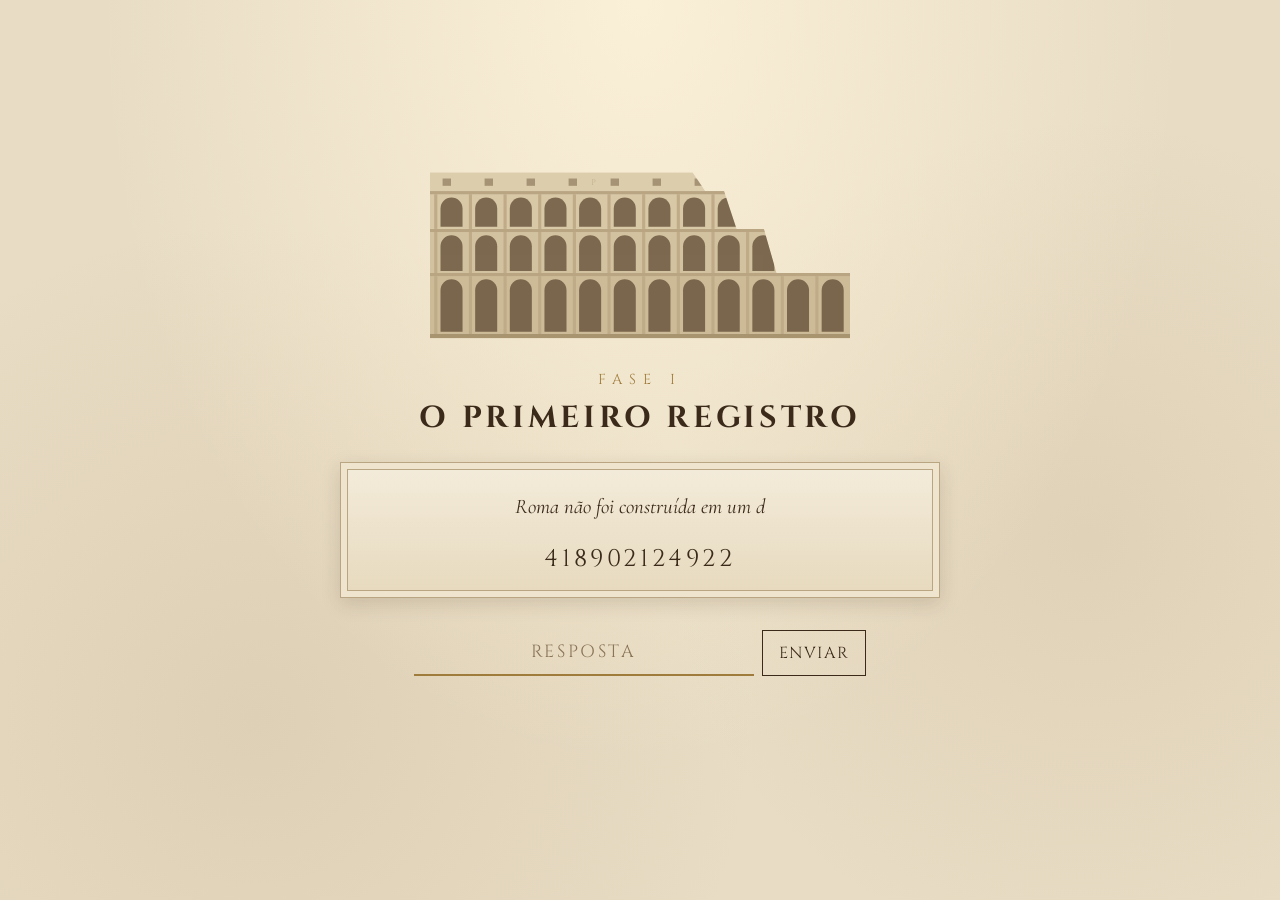
<file: index.html>
<!doctype html>
<html lang="pt-BR">
<head>
  <meta charset="utf-8">
  <meta name="viewport" content="width=device-width, initial-scale=1">
  <title>O primeiro registro</title>
  <link rel="stylesheet" href="css/style.css">
  <link rel="stylesheet" href="css/temas/roma.css">
  <script src="js/arg.js"></script>
</head>
<body data-fase="1" data-inicio class="tema-roma">
  <main>
<svg class="coliseu" viewBox="0 0 400 170" xmlns="http://www.w3.org/2000/svg" aria-hidden="true">
<defs><clipPath id="ruina"><path d="M0 4 H250 L262 22 L280 22 L292 58 L318 58 L330 100 L400 100 V170 H0 Z"/></clipPath></defs>
<g clip-path="url(#ruina)">
<rect x="0" y="4" width="400" height="18" fill="#dccdad"/>
<rect x="12" y="10" width="8" height="7" fill="#7a6447" opacity=".55"/>
<rect x="52" y="10" width="8" height="7" fill="#7a6447" opacity=".55"/>
<rect x="92" y="10" width="8" height="7" fill="#7a6447" opacity=".55"/>
<rect x="132" y="10" width="8" height="7" fill="#7a6447" opacity=".55"/>
<rect x="172" y="10" width="8" height="7" fill="#7a6447" opacity=".55"/>
<rect x="212" y="10" width="8" height="7" fill="#7a6447" opacity=".55"/>
<rect x="252" y="10" width="8" height="7" fill="#7a6447" opacity=".55"/>
<rect x="292" y="10" width="8" height="7" fill="#7a6447" opacity=".55"/>
<rect x="332" y="10" width="8" height="7" fill="#7a6447" opacity=".55"/>
<rect x="372" y="10" width="8" height="7" fill="#7a6447" opacity=".55"/>
<rect x="0" y="100" width="400" height="58" fill="#cdbb98"/>
<rect x="0" y="100" width="400" height="3" fill="#b9a582"/>
<path d="M10 156 V116.5 A10.5 10.5 0 0 1 31 116.5 V156 Z" fill="#5a4630" opacity=".72"/>
<rect x="4" y="103" width="3" height="55" fill="#bfab88"/>
<path d="M43 156 V116.5 A10.5 10.5 0 0 1 64 116.5 V156 Z" fill="#5a4630" opacity=".72"/>
<rect x="37" y="103" width="3" height="55" fill="#bfab88"/>
<path d="M76 156 V116.5 A10.5 10.5 0 0 1 97 116.5 V156 Z" fill="#5a4630" opacity=".72"/>
<rect x="70" y="103" width="3" height="55" fill="#bfab88"/>
<path d="M109 156 V116.5 A10.5 10.5 0 0 1 130 116.5 V156 Z" fill="#5a4630" opacity=".72"/>
<rect x="103" y="103" width="3" height="55" fill="#bfab88"/>
<path d="M142 156 V116.5 A10.5 10.5 0 0 1 163 116.5 V156 Z" fill="#5a4630" opacity=".72"/>
<rect x="136" y="103" width="3" height="55" fill="#bfab88"/>
<path d="M175 156 V116.5 A10.5 10.5 0 0 1 196 116.5 V156 Z" fill="#5a4630" opacity=".72"/>
<rect x="169" y="103" width="3" height="55" fill="#bfab88"/>
<path d="M208 156 V116.5 A10.5 10.5 0 0 1 229 116.5 V156 Z" fill="#5a4630" opacity=".72"/>
<rect x="202" y="103" width="3" height="55" fill="#bfab88"/>
<path d="M241 156 V116.5 A10.5 10.5 0 0 1 262 116.5 V156 Z" fill="#5a4630" opacity=".72"/>
<rect x="235" y="103" width="3" height="55" fill="#bfab88"/>
<path d="M274 156 V116.5 A10.5 10.5 0 0 1 295 116.5 V156 Z" fill="#5a4630" opacity=".72"/>
<rect x="268" y="103" width="3" height="55" fill="#bfab88"/>
<path d="M307 156 V116.5 A10.5 10.5 0 0 1 328 116.5 V156 Z" fill="#5a4630" opacity=".72"/>
<rect x="301" y="103" width="3" height="55" fill="#bfab88"/>
<path d="M340 156 V116.5 A10.5 10.5 0 0 1 361 116.5 V156 Z" fill="#5a4630" opacity=".72"/>
<rect x="334" y="103" width="3" height="55" fill="#bfab88"/>
<path d="M373 156 V116.5 A10.5 10.5 0 0 1 394 116.5 V156 Z" fill="#5a4630" opacity=".72"/>
<rect x="367" y="103" width="3" height="55" fill="#bfab88"/>
<rect x="0" y="58" width="400" height="42" fill="#d3c29f"/>
<rect x="0" y="58" width="400" height="3" fill="#b9a582"/>
<path d="M10 98 V74.5 A10.5 10.5 0 0 1 31 74.5 V98 Z" fill="#5a4630" opacity=".72"/>
<rect x="4" y="61" width="3" height="39" fill="#bfab88"/>
<path d="M43 98 V74.5 A10.5 10.5 0 0 1 64 74.5 V98 Z" fill="#5a4630" opacity=".72"/>
<rect x="37" y="61" width="3" height="39" fill="#bfab88"/>
<path d="M76 98 V74.5 A10.5 10.5 0 0 1 97 74.5 V98 Z" fill="#5a4630" opacity=".72"/>
<rect x="70" y="61" width="3" height="39" fill="#bfab88"/>
<path d="M109 98 V74.5 A10.5 10.5 0 0 1 130 74.5 V98 Z" fill="#5a4630" opacity=".72"/>
<rect x="103" y="61" width="3" height="39" fill="#bfab88"/>
<path d="M142 98 V74.5 A10.5 10.5 0 0 1 163 74.5 V98 Z" fill="#5a4630" opacity=".72"/>
<rect x="136" y="61" width="3" height="39" fill="#bfab88"/>
<path d="M175 98 V74.5 A10.5 10.5 0 0 1 196 74.5 V98 Z" fill="#5a4630" opacity=".72"/>
<rect x="169" y="61" width="3" height="39" fill="#bfab88"/>
<path d="M208 98 V74.5 A10.5 10.5 0 0 1 229 74.5 V98 Z" fill="#5a4630" opacity=".72"/>
<rect x="202" y="61" width="3" height="39" fill="#bfab88"/>
<path d="M241 98 V74.5 A10.5 10.5 0 0 1 262 74.5 V98 Z" fill="#5a4630" opacity=".72"/>
<rect x="235" y="61" width="3" height="39" fill="#bfab88"/>
<path d="M274 98 V74.5 A10.5 10.5 0 0 1 295 74.5 V98 Z" fill="#5a4630" opacity=".72"/>
<rect x="268" y="61" width="3" height="39" fill="#bfab88"/>
<path d="M307 98 V74.5 A10.5 10.5 0 0 1 328 74.5 V98 Z" fill="#5a4630" opacity=".72"/>
<rect x="301" y="61" width="3" height="39" fill="#bfab88"/>
<path d="M340 98 V74.5 A10.5 10.5 0 0 1 361 74.5 V98 Z" fill="#5a4630" opacity=".72"/>
<rect x="334" y="61" width="3" height="39" fill="#bfab88"/>
<path d="M373 98 V74.5 A10.5 10.5 0 0 1 394 74.5 V98 Z" fill="#5a4630" opacity=".72"/>
<rect x="367" y="61" width="3" height="39" fill="#bfab88"/>
<rect x="0" y="22" width="400" height="36" fill="#d8c8a6"/>
<rect x="0" y="22" width="400" height="3" fill="#b9a582"/>
<path d="M10 56 V38.5 A10.5 10.5 0 0 1 31 38.5 V56 Z" fill="#5a4630" opacity=".72"/>
<rect x="4" y="25" width="3" height="33" fill="#bfab88"/>
<path d="M43 56 V38.5 A10.5 10.5 0 0 1 64 38.5 V56 Z" fill="#5a4630" opacity=".72"/>
<rect x="37" y="25" width="3" height="33" fill="#bfab88"/>
<path d="M76 56 V38.5 A10.5 10.5 0 0 1 97 38.5 V56 Z" fill="#5a4630" opacity=".72"/>
<rect x="70" y="25" width="3" height="33" fill="#bfab88"/>
<path d="M109 56 V38.5 A10.5 10.5 0 0 1 130 38.5 V56 Z" fill="#5a4630" opacity=".72"/>
<rect x="103" y="25" width="3" height="33" fill="#bfab88"/>
<path d="M142 56 V38.5 A10.5 10.5 0 0 1 163 38.5 V56 Z" fill="#5a4630" opacity=".72"/>
<rect x="136" y="25" width="3" height="33" fill="#bfab88"/>
<path d="M175 56 V38.5 A10.5 10.5 0 0 1 196 38.5 V56 Z" fill="#5a4630" opacity=".72"/>
<rect x="169" y="25" width="3" height="33" fill="#bfab88"/>
<path d="M208 56 V38.5 A10.5 10.5 0 0 1 229 38.5 V56 Z" fill="#5a4630" opacity=".72"/>
<rect x="202" y="25" width="3" height="33" fill="#bfab88"/>
<path d="M241 56 V38.5 A10.5 10.5 0 0 1 262 38.5 V56 Z" fill="#5a4630" opacity=".72"/>
<rect x="235" y="25" width="3" height="33" fill="#bfab88"/>
<path d="M274 56 V38.5 A10.5 10.5 0 0 1 295 38.5 V56 Z" fill="#5a4630" opacity=".72"/>
<rect x="268" y="25" width="3" height="33" fill="#bfab88"/>
<path d="M307 56 V38.5 A10.5 10.5 0 0 1 328 38.5 V56 Z" fill="#5a4630" opacity=".72"/>
<rect x="301" y="25" width="3" height="33" fill="#bfab88"/>
<path d="M340 56 V38.5 A10.5 10.5 0 0 1 361 38.5 V56 Z" fill="#5a4630" opacity=".72"/>
<rect x="334" y="25" width="3" height="33" fill="#bfab88"/>
<path d="M373 56 V38.5 A10.5 10.5 0 0 1 394 38.5 V56 Z" fill="#5a4630" opacity=".72"/>
<rect x="367" y="25" width="3" height="33" fill="#bfab88"/>
<text x="156" y="16.5" font-family="Cinzel,serif" font-size="8" text-anchor="middle" fill="#c4b18b">P</text>
</g><rect x="0" y="158" width="400" height="4" fill="#a8946f"/></svg>

    <div class="fase-num">FASE I</div>
    <h1 class="titulo">O primeiro registro</h1>

    <div class="placa">
      <p class="dica digitar">Roma não foi construída em um dia. Meu caminho também não. Comecei onde gladiadores lutavam para uma plateia de milhares:</p>
      <p class="enigma">418902124922</p>
    </div>

    <form id="form-resposta" autocomplete="off">
      <input type="text" placeholder="resposta" autofocus aria-label="Resposta">
      <button type="submit">ENVIAR</button>
    </form>
    <p id="mensagem" class="mensagem"></p>

    <p id="dica-extra" class="dica-extra" hidden>Esses números são um endereço. Que aplicativo entende endereços assim?</p>

    <button id="continuar" hidden>continuar de onde parei</button>
  </main>
</body>
</html>
</file>
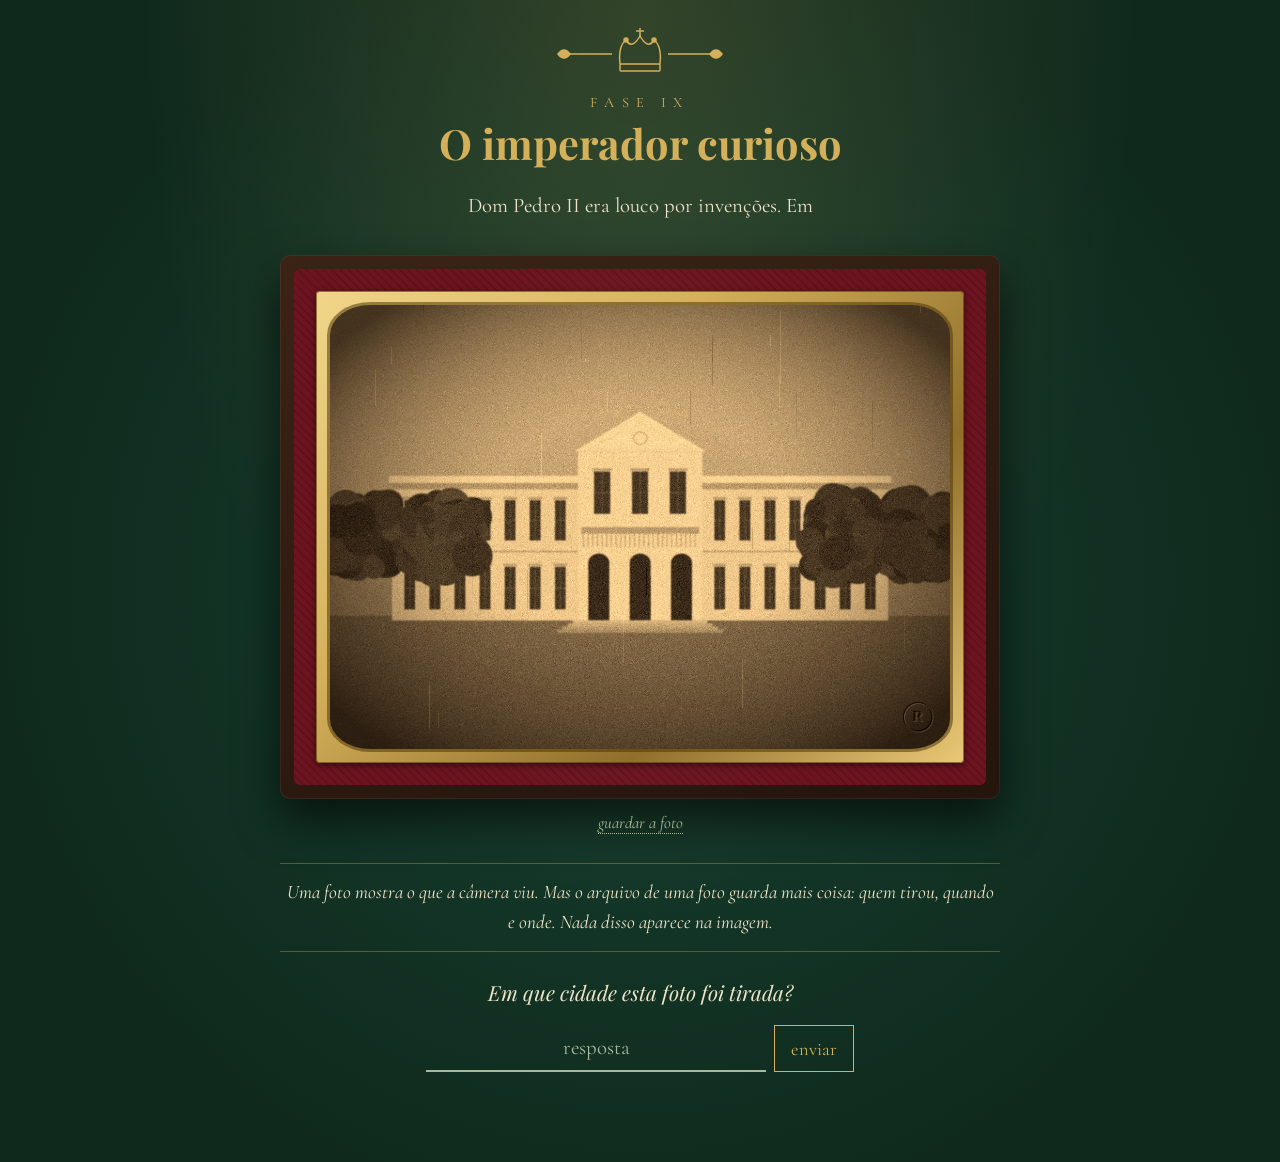
<file: fases/025ac7679c70bfeb.html>
<!doctype html>
<html lang="pt-BR">
<head>
  <meta charset="utf-8">
  <meta name="viewport" content="width=device-width, initial-scale=1">
  <title>O imperador curioso</title>
  <link rel="stylesheet" href="../css/style.css">
  <link rel="stylesheet" href="../css/temas/imperio.css">
  <script src="../js/arg.js"></script>
  <script type="application/json" id="arg-extra">
    {
      "apelidos": {
        "ef6ab1356dd01ff2": "1b1484e39d14391f",
        "e38b187694abb1c9": "1b1484e39d14391f"
      },
      "quase": {
        "4b88d4ba151906ec": "Esse é o prédio. Em que cidade ele fica?",
        "8338b2c928ef2cd8": "Esse é o prédio. Em que cidade ele fica?",
        "359af532f336dec6": "Ele subia a serra justamente pra fugir do Rio. Mais longe.",
        "2dd4667824110da1": "Ele subia a serra justamente pra fugir do Rio. Mais longe.",
        "45629e2418d2ba76": "Você já sabe quem tirou a foto. Agora descubra onde.",
        "20853df85c4a9cf9": "Você já sabe quem tirou a foto. Agora descubra onde.",
        "1f08c582a289743c": "Você já sabe quem tirou a foto. Agora descubra onde."
      }
    }
  </script>
</head>
<body data-fase="9" class="tema-imperio">
  <main>
    <svg class="ornamento" viewBox="0 0 180 60" xmlns="http://www.w3.org/2000/svg" aria-hidden="true" fill="none" stroke="currentColor" stroke-width="1.5">
      <path d="M20 30 H62 M118 30 H160" />
      <path d="M8 30 Q14 22 20 30 Q14 38 8 30 Z M172 30 Q166 22 160 30 Q166 38 172 30 Z" fill="currentColor"/>
      <rect x="70" y="40" width="40" height="7" rx="1" />
      <path d="M70 40 Q68 22 76 16 Q82 26 90 12 Q98 26 104 16 Q112 22 110 40" />
      <path d="M90 12 V4 M86 7 H94" />
      <circle cx="76" cy="16" r="2" fill="currentColor"/><circle cx="104" cy="16" r="2" fill="currentColor"/>
    </svg>

    <div class="fase-num">FASE IX</div>
    <h1 class="titulo">O imperador curioso</h1>

    <p class="dica digitar">Dom Pedro II era louco por invenções. Em 1876 encostou o ouvido no telefone. E aos 14 anos já tinha uma das primeiras câmeras fotográficas do Brasil. Esta foto é do arquivo particular dele.</p>

    <div class="estojo">
      <div class="veludo">
        <div class="moldura">
          <img src="../img/arquivo-1862.jpg" alt="Fotografia antiga em sépia de um palácio de dois andares" width="1200" height="860">
        </div>
      </div>
    </div>
    <a class="baixar" href="../img/arquivo-1862.jpg" download>guardar a foto</a>

    <p class="nota">Uma foto mostra o que a câmera viu. Mas o arquivo de uma foto guarda mais coisa: quem tirou, quando e onde. Nada disso aparece na imagem.</p>

    <p class="pergunta">Em que cidade esta foto foi tirada?</p>

    <form id="form-resposta" autocomplete="off">
      <input type="text" placeholder="resposta" aria-label="Resposta">
      <button type="submit">enviar</button>
    </form>
    <p id="mensagem" class="mensagem"></p>

    <p class="dica-extra" data-erros="3" hidden>Guarde a foto no computador. Clique nela com o botão direito → Propriedades → Detalhes.</p>
    <p class="dica-extra" data-erros="6" hidden>Achou números de latitude e longitude? Você já usou números assim na primeira fase.</p>
  </main>
</body>
</html>
</file>
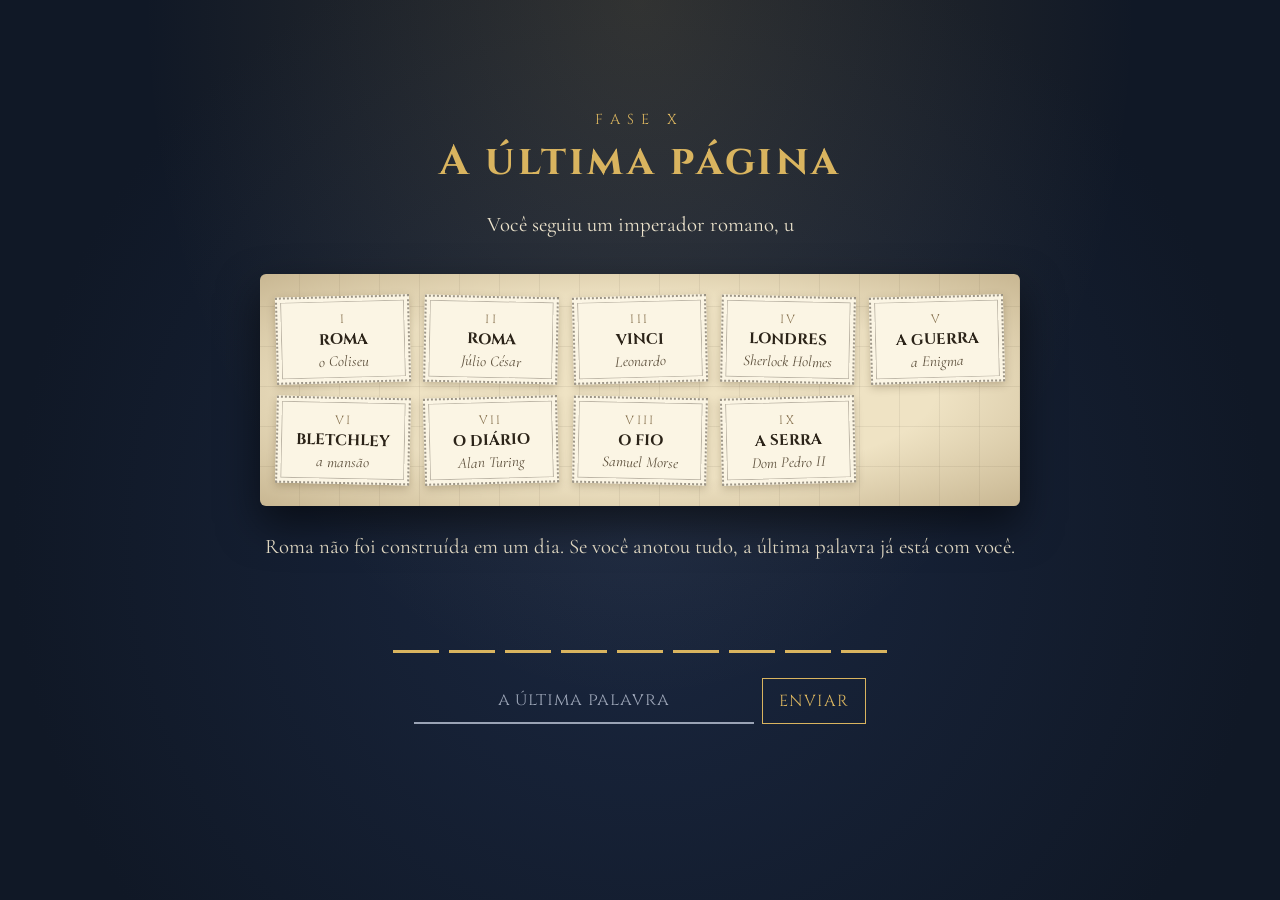
<file: fases/1b1484e39d14391f.html>
<!doctype html>
<html lang="pt-BR">
<head>
  <meta charset="utf-8">
  <meta name="viewport" content="width=device-width, initial-scale=1">
  <title>A última página</title>
  <link rel="stylesheet" href="../css/style.css">
  <link rel="stylesheet" href="../css/temas/jornada.css">
  <script src="../js/arg.js"></script>
  <script type="application/json" id="arg-extra">
    {
      "quase": {
        "3602a111bf5705f3": "Quase! Use só as letras que você encontrou.",
        "df0446d308b7774f": "Faltam letras. Foram nove fases.",
        "a4e8ec4482b1af0e": "Quase! Confira as últimas letras.",
        "cdcc0955f227bf0a": "Quase! Confira as últimas letras."
      }
    }
  </script>
</head>
<body data-fase="10" class="tema-jornada">
  <main>
    <div class="fase-num">FASE X</div>
    <h1 class="titulo">A última página</h1>

    <p class="dica digitar">Você seguiu um imperador romano, um gênio italiano, um detetive que nunca existiu, decifradores de guerra, um pintor que falava em pontos e um imperador brasileiro. Nenhum deles chegou onde chegou de primeira.</p>

    <div class="mapa">
      <nav class="selos" aria-label="Páginas da jornada">
        <a class="selo" href="../index.html"><div class="num">I</div><div class="lugar">ROMA</div><div class="quem">o Coliseu</div></a>
        <a class="selo" href="eece46eda6f69849.html"><div class="num">II</div><div class="lugar">ROMA</div><div class="quem">Júlio César</div></a>
        <a class="selo" href="2e1c149d4cafd7ba.html"><div class="num">III</div><div class="lugar">VINCI</div><div class="quem">Leonardo</div></a>
        <a class="selo" href="d2e779cabe4b70c3.html"><div class="num">IV</div><div class="lugar">LONDRES</div><div class="quem">Sherlock Holmes</div></a>
        <a class="selo" href="c763df2c79d49651.html"><div class="num">V</div><div class="lugar">A GUERRA</div><div class="quem">a Enigma</div></a>
        <a class="selo" href="9225802037107162.html"><div class="num">VI</div><div class="lugar">BLETCHLEY</div><div class="quem">a mansão</div></a>
        <a class="selo" href="6ef8deb69e09484b.html"><div class="num">VII</div><div class="lugar">O DIÁRIO</div><div class="quem">Alan Turing</div></a>
        <a class="selo" href="8385dd81e5b56eb4.html"><div class="num">VIII</div><div class="lugar">O FIO</div><div class="quem">Samuel Morse</div></a>
        <a class="selo" href="025ac7679c70bfeb.html"><div class="num">IX</div><div class="lugar">A SERRA</div><div class="quem">Dom Pedro II</div></a>
      </nav>
    </div>

    <p class="dica">Roma não foi construída em um dia. Se você anotou tudo, a última palavra já está com você.</p>

    <div class="espacos" id="espacos" aria-hidden="true"></div>

    <form id="form-resposta" autocomplete="off">
      <input type="text" placeholder="a última palavra" maxlength="20" aria-label="Resposta">
      <button type="submit">ENVIAR</button>
    </form>
    <p id="mensagem" class="mensagem"></p>

    <p class="dica-extra" data-erros="3" hidden>Volte nas páginas. Cada uma tinha uma letra diferente das outras.</p>
  </main>

  <script>
    // Nove espaços que vão se preenchendo enquanto ele digita
    (function () {
      const caixa = document.getElementById("espacos");
      const espacos = Array.from({ length: 9 }, () => {
        const el = document.createElement("div");
        el.className = "espaco";
        caixa.appendChild(el);
        return el;
      });
      document.addEventListener("DOMContentLoaded", () => {
        const input = document.querySelector("#form-resposta input");
        input.addEventListener("input", () => {
          const letras = input.value.normalize("NFD").replace(/[̀-ͯ]/g, "")
            .toUpperCase().replace(/[^A-Z]/g, "");
          espacos.forEach((el, i) => (el.textContent = letras[i] || ""));
        });
      });
    })();
  </script>
</body>
</html>
</file>
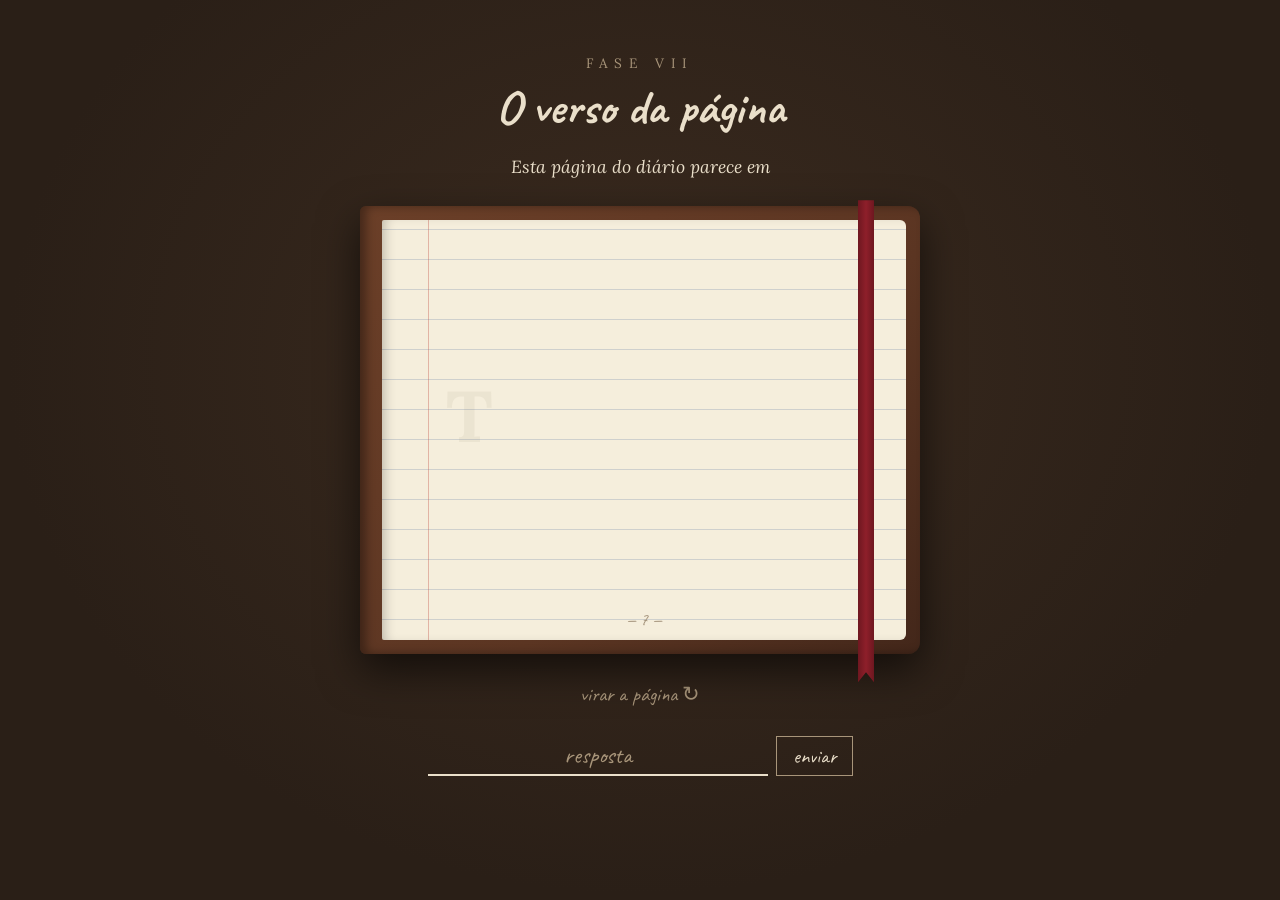
<file: fases/6ef8deb69e09484b.html>
<!doctype html>
<html lang="pt-BR">
<head>
  <meta charset="utf-8">
  <meta name="viewport" content="width=device-width, initial-scale=1">
  <title>O verso da página</title>
  <link rel="stylesheet" href="../css/style.css">
  <link rel="stylesheet" href="../css/temas/diario.css">
  <script src="../js/arg.js"></script>
  <script type="application/json" id="arg-extra">
    {
      "apelidos": {
        "96d81b1501b35f2e": "8385dd81e5b56eb4",
        "d3b5b60691d9652b": "8385dd81e5b56eb4"
      }
    }
  </script>
</head>
<body data-fase="7" class="tema-diario">
  <main>
    <div class="fase-num">FASE VII</div>
    <h1 class="titulo">O verso da página</h1>

    <p class="dica digitar">Esta página do diário parece em branco. Mas um bom explorador sempre olha o verso.</p>

    <div class="diario">
      <div class="fitinha" aria-hidden="true"></div>
      <div class="pagina" id="pagina">
        <div class="face">
          <!-- O homem mais importante de Bletchley também dá nome a um teste que diz se uma máquina consegue se passar por humano. -->
          <span class="marca" aria-hidden="true">T</span>
          <span class="num-pagina">— 7 —</span>
        </div>
        <div class="face verso-falso">
          <p>Não é esse verso.</p>
        </div>
      </div>
    </div>

    <button type="button" class="virar" id="virar">virar a página ↻</button>

    <form id="form-resposta" autocomplete="off">
      <input type="text" placeholder="resposta" autofocus aria-label="Resposta">
      <button type="submit">enviar</button>
    </form>
    <p id="mensagem" class="mensagem"></p>

    <p class="dica-extra" data-erros="3" hidden>Toda página da internet tem um "verso". Pesquise como ver o código de um site.</p>
  </main>

  <script>
    document.getElementById("virar").addEventListener("click", () => {
      document.getElementById("pagina").classList.toggle("virada");
    });
  </script>
</body>
</html>
</file>
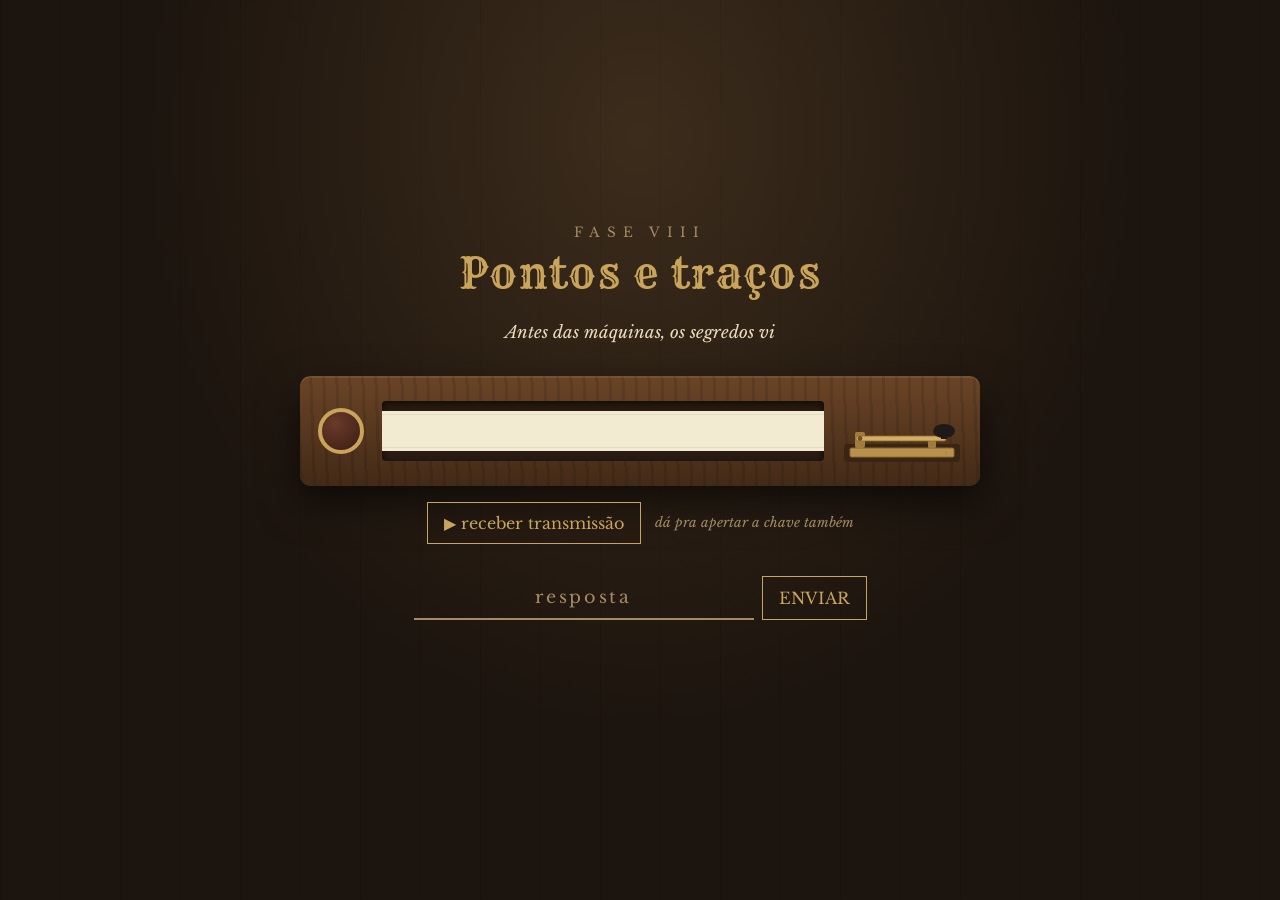
<file: fases/8385dd81e5b56eb4.html>
<!doctype html>
<html lang="pt-BR">
<head>
  <meta charset="utf-8">
  <meta name="viewport" content="width=device-width, initial-scale=1">
  <title>Pontos e traços</title>
  <link rel="stylesheet" href="../css/style.css">
  <link rel="stylesheet" href="../css/temas/telegrafo.css">
  <script src="../js/arg.js"></script>
</head>
<body data-fase="8" class="tema-telegrafo">
  <main>
    <div class="fase-num">FASE VIII</div>
    <h1 class="titulo">Pontos e traços</h1>

    <p class="dica digitar">Antes das máquinas, os segredos viajavam por fios. Um pintor americano inventou uma linguagem feita só de pontos e traços. Meu próximo destino está escrito nela:</p>

    <div class="aparelho">
      <div class="lampada" id="lampada" aria-hidden="true"></div>

      <div class="fita-janela" id="fita-janela">
        <canvas id="fita" aria-label="Fita de papel do telégrafo"></canvas>
      </div>

      <svg class="chave" id="chave" viewBox="0 0 120 70" xmlns="http://www.w3.org/2000/svg" role="button" aria-label="Chave do telégrafo">
        <rect x="2" y="48" width="116" height="18" rx="3" fill="#3a2414"/>
        <rect x="8" y="52" width="104" height="9" rx="1.5" fill="#b8924c" stroke="#8a6a30" stroke-width="1"/>
        <text x="103" y="59.2" font-family="Georgia, serif" font-size="6.5" fill="#9c7a3c">I</text>
        <rect x="13" y="36" width="10" height="16" rx="2" fill="#a07d3c"/>
        <rect x="86" y="44" width="8" height="8" rx="1.5" fill="#a07d3c"/>
        <g class="alavanca">
          <rect x="14" y="40" width="90" height="5" rx="2" fill="#d4af63" stroke="#8a6a30" stroke-width=".8"/>
          <ellipse cx="102" cy="35" rx="11" ry="7" fill="#1d1a17"/>
          <rect x="99" y="39" width="6" height="4" fill="#1d1a17"/>
        </g>
        <circle cx="18" cy="42.5" r="2.4" fill="#6e5426"/>
      </svg>
    </div>

    <div class="controles">
      <button type="button" id="tocar">▶ receber transmissão</button>
      <small>dá pra apertar a chave também</small>
    </div>
    <audio id="audio" src="../audio/transmissao.wav" preload="auto"></audio>

    <form id="form-resposta" autocomplete="off">
      <input type="text" placeholder="resposta" aria-label="Resposta">
      <button type="submit">ENVIAR</button>
    </form>
    <p id="mensagem" class="mensagem"></p>

    <p class="dica-extra" data-erros="3" hidden>O inventor se chamava Samuel. O sobrenome dele é o nome do código.</p>
  </main>

  <script>
    (function () {
      const audio = document.getElementById("audio");
      const lampada = document.getElementById("lampada");
      const canvas = document.getElementById("fita");
      const janela = document.getElementById("fita-janela");
      const ctx = canvas.getContext("2d");
      const PX_POR_SEG = 70;
      // Momentos (em segundos) em que o som está ligado na transmissão
      const BIPES = [[0.005,0.225],[1.235,1.3],[2.305,2.375],[2.46,2.68],[2.765,2.835],[2.92,2.985],[3.995,4.06],[5.07,5.135],[5.225,5.29],[5.375,5.595],[5.685,5.75],[6.755,6.975],[7.065,7.285],[7.37,7.59],[8.6,8.82],[8.905,8.97],[9.98,10.045]];
      let desenhando = false;

      function prepararFita() {
        const dur = isFinite(audio.duration) && audio.duration > 0 ? audio.duration : 11;
        const dpr = window.devicePixelRatio || 1;
        const largura = Math.ceil(dur * PX_POR_SEG) + 40;
        canvas.style.width = largura + "px";
        canvas.width = largura * dpr;
        canvas.height = 40 * dpr;
        ctx.setTransform(dpr, 0, 0, dpr, 0, 0);
        ctx.clearRect(0, 0, largura, 40);
        janela.scrollLeft = 0;
      }
      audio.addEventListener("loadedmetadata", prepararFita);
      prepararFita();

      // Marca na fita tudo que já tocou até o tempo t (como o telégrafo do Morse fazia)
      function marcarAte(t) {
        ctx.fillStyle = "#2a2018";
        for (const [ini, fim] of BIPES) {
          if (ini > t) break;
          const x1 = 20 + ini * PX_POR_SEG;
          const x2 = 20 + Math.min(fim, t) * PX_POR_SEG;
          ctx.fillRect(x1, 17, Math.max(2, x2 - x1), 6);
        }
      }

      function quadro() {
        if (!desenhando) return;
        const t = audio.currentTime;
        const ligado = BIPES.some(([ini, fim]) => t >= ini && t <= fim);
        lampada.classList.toggle("acesa", ligado);
        marcarAte(t);
        const alvo = 20 + t * PX_POR_SEG - janela.clientWidth * 0.6;
        if (alvo > janela.scrollLeft) janela.scrollLeft = alvo;
        requestAnimationFrame(quadro);
      }

      const botao = document.getElementById("tocar");
      botao.addEventListener("click", () => {
        prepararFita();
        audio.currentTime = 0;
        const tocando = audio.play();
        if (tocando && tocando.catch) {
          tocando.catch(() => { botao.textContent = "▶ tentar de novo"; });
        }
        desenhando = true;
        requestAnimationFrame(quadro);
      });
      audio.addEventListener("ended", () => {
        desenhando = false;
        lampada.classList.remove("acesa");
        marcarAte(Infinity);
      });

      // A chave: aperte para fazer seu próprio bip
      const chave = document.getElementById("chave");
      let ctxAudio, osc;
      function apertar(e) {
        e.preventDefault();
        try {
          ctxAudio = ctxAudio || new (window.AudioContext || window.webkitAudioContext)();
          if (ctxAudio.state === "suspended") ctxAudio.resume();
          osc = ctxAudio.createOscillator();
          const ganho = ctxAudio.createGain();
          osc.frequency.value = 650;
          ganho.gain.value = 0.15;
          osc.connect(ganho).connect(ctxAudio.destination);
          osc.start();
        } catch (erro) { osc = null; }
        chave.classList.add("apertada");
        lampada.classList.add("acesa");
      }
      function soltar() {
        if (osc) { osc.stop(); osc = null; }
        chave.classList.remove("apertada");
        if (!desenhando) lampada.classList.remove("acesa");
      }
      chave.addEventListener("pointerdown", apertar);
      ["pointerup", "pointerleave", "pointercancel"].forEach((ev) => chave.addEventListener(ev, soltar));
    })();
  </script>
</body>
</html>
</file>
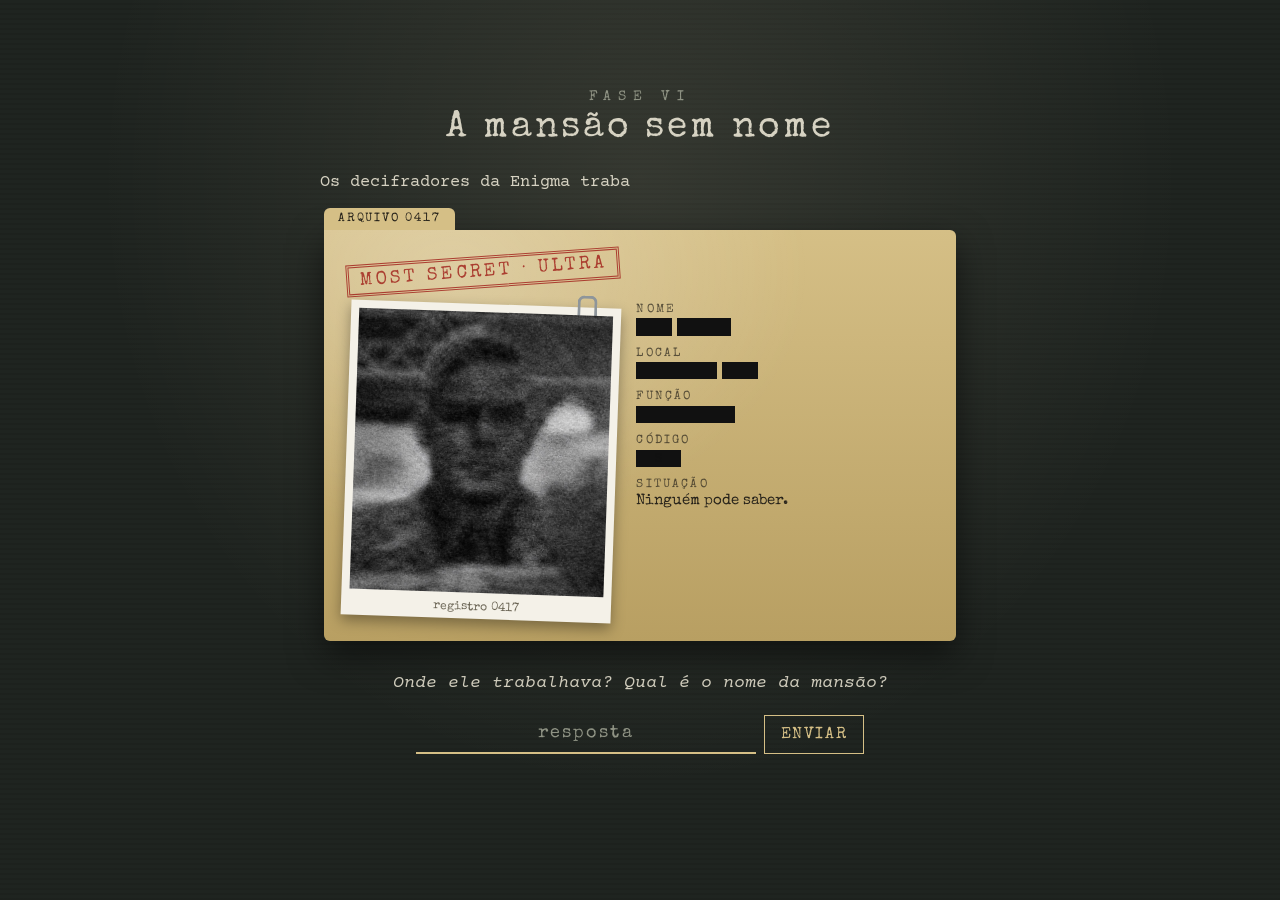
<file: fases/9225802037107162.html>
<!doctype html>
<html lang="pt-BR">
<head>
  <meta charset="utf-8">
  <meta name="viewport" content="width=device-width, initial-scale=1">
  <title>A mansão sem nome</title>
  <link rel="stylesheet" href="../css/style.css">
  <link rel="stylesheet" href="../css/temas/bletchley.css">
  <script src="../js/arg.js"></script>
  <script type="application/json" id="arg-extra">
    {
      "apelidos": { "839d97831433b5c9": "6ef8deb69e09484b" },
      "quase": {
        "8385dd81e5b56eb4": "Esse é o homem. Mas eu perguntei pelo lugar.",
        "96d81b1501b35f2e": "Esse é o homem. Mas eu perguntei pelo lugar."
      }
    }
  </script>
</head>
<body data-fase="6" class="tema-bletchley">
  <main>
    <div class="fase-num">FASE VI</div>
    <h1 class="titulo">A mansão sem nome</h1>

    <p class="dica digitar">Os decifradores da Enigma trabalhavam escondidos. Ninguém podia saber o que acontecia lá dentro. Esse homem foi uma das grandes figuras de lá. O nome dele, hoje muito conhecido, na época era um grande segredo.</p>

    <div class="dossie">
      <span class="carimbo">MOST SECRET · ULTRA</span>
      <div class="conteudo">
        <figure class="foto">
          <img src="../img/arquivo-0417.jpg" alt="Foto antiga e borrada de uma estátua de um homem sentado" width="1193" height="1318">
          <figcaption>registro 0417</figcaption>
        </figure>
        <dl class="campos">
          <dt>NOME</dt>
          <dd><span class="tarja" style="width:4ch"></span><span class="tarja" style="width:6ch"></span></dd>
          <dt>LOCAL</dt>
          <dd><span class="tarja" style="width:9ch"></span><span class="tarja" style="width:4ch"></span></dd>
          <dt>FUNÇÃO</dt>
          <dd><span class="tarja" style="width:11ch"></span></dd>
          <dt>CÓDIGO</dt>
          <dd><span class="tarja" style="width:5ch">S</span></dd>
          <dt>SITUAÇÃO</dt>
          <dd>Ninguém pode saber.</dd>
        </dl>
      </div>
    </div>

    <p class="pergunta">Onde ele trabalhava? Qual é o nome da mansão?</p>

    <form id="form-resposta" autocomplete="off">
      <input type="text" placeholder="resposta" autofocus aria-label="Resposta">
      <button type="submit">ENVIAR</button>
    </form>
    <p id="mensagem" class="mensagem"></p>

    <p class="dica-extra" data-erros="3" hidden>Dá para pesquisar no Google usando uma imagem em vez de palavras.</p>
  </main>
</body>
</html>
</file>
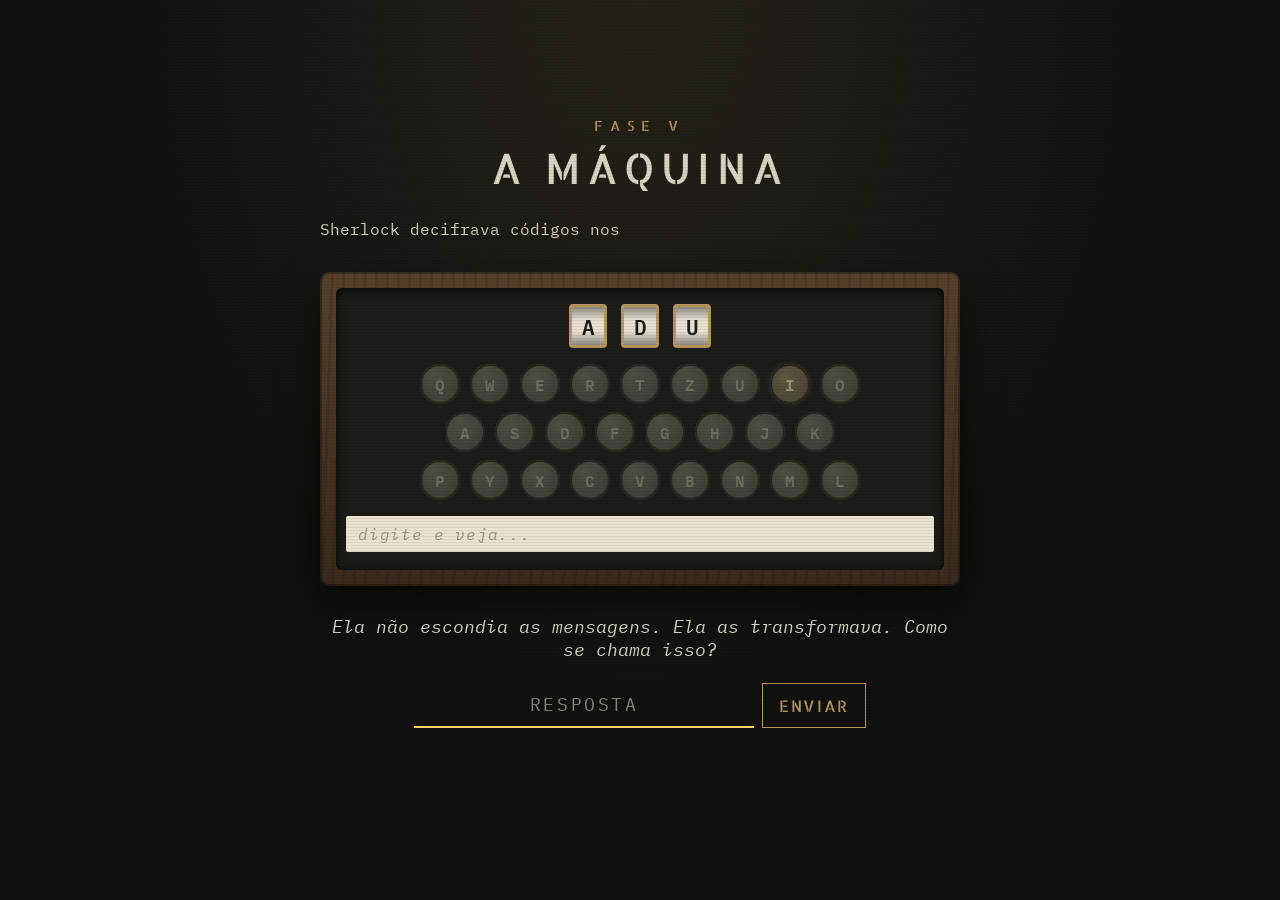
<file: fases/c763df2c79d49651.html>
<!doctype html>
<html lang="pt-BR">
<head>
  <meta charset="utf-8">
  <meta name="viewport" content="width=device-width, initial-scale=1">
  <title>A máquina</title>
  <link rel="stylesheet" href="../css/style.css">
  <link rel="stylesheet" href="../css/temas/enigma.css">
  <script src="../js/arg.js"></script>
</head>
<body data-fase="5" class="tema-enigma">
  <main>
    <div class="fase-num">FASE V</div>
    <h1 class="titulo">A máquina</h1>

    <p class="dica digitar">Sherlock decifrava códigos nos livros. Mas, na vida real, um grupo de ingleses teve que decifrar uma máquina alemã durante a Segunda Guerra. Se não conseguissem, milhares de pessoas morreriam no mar. A máquina chamada "Enigma" foi um dos maiores mistérios do século 20.</p>

    <div class="maquina" aria-hidden="true">
      <div class="tampa">
        <div class="rotores">
          <div class="rotor" id="r0">A</div>
          <div class="rotor" id="r1">D</div>
          <div class="rotor" id="r2">U</div>
        </div>
        <div class="lampadas" id="lampadas"></div>
        <div class="fita" id="fita"></div>
      </div>
    </div>

    <p class="pergunta">Ela não escondia as mensagens. Ela as transformava. Como se chama isso?</p>

    <form id="form-resposta" autocomplete="off">
      <input type="text" placeholder="resposta" autofocus aria-label="Resposta">
      <button type="submit">ENVIAR</button>
    </form>
    <p id="mensagem" class="mensagem"></p>

    <p class="dica-extra" data-erros="3" hidden>Palavras embaralhadas, mas ainda palavras. A informação está lá, mas só alguns podem ler.</p>
  </main>

  <script>
    // Uma Enigma de verdade (rotores I, II, III e refletor B), só pra decorar:
    // cada letra digitada acende uma lâmpada diferente e os rotores giram.
    (function () {
      const A = "ABCDEFGHIJKLMNOPQRSTUVWXYZ";
      const ROTORES = [
        { fio: "EKMFLGDQVZNTOWYHXUSPAIBRCJ", entalhe: "Q" },
        { fio: "AJDKSIRUXBLHWTMCQGZNPYFVOE", entalhe: "E" },
        { fio: "BDFHJLCPRTXVZNYEIWGAKMUSQO", entalhe: "V" },
      ];
      const REFLETOR = "YRUHQSLDPXNGOKMIEBFZCWVJAT";
      const pos = [0, 3, 20]; // A D U
      const LINHAS = ["QWERTZUIO", "ASDFGHJK", "PYXCVBNML"];
      const FRACA = "I";

      const painel = document.getElementById("lampadas");
      const lampadas = {};
      LINHAS.forEach((l) => {
        const linha = document.createElement("div");
        linha.className = "linha";
        for (const letra of l) {
          const el = document.createElement("div");
          el.className = "lampada" + (letra === FRACA ? " fraca" : "");
          el.textContent = letra;
          lampadas[letra] = el;
          linha.appendChild(el);
        }
        painel.appendChild(linha);
      });

      const rotoresEl = [0, 1, 2].map((i) => document.getElementById("r" + i));
      const fita = document.getElementById("fita");

      function girar() {
        const [esq, meio, dir] = ROTORES;
        const meioNoEntalhe = A[pos[1]] === meio.entalhe;
        const dirNoEntalhe = A[pos[2]] === dir.entalhe;
        if (meioNoEntalhe) { pos[0] = (pos[0] + 1) % 26; pos[1] = (pos[1] + 1) % 26; }
        else if (dirNoEntalhe) pos[1] = (pos[1] + 1) % 26;
        pos[2] = (pos[2] + 1) % 26;
        rotoresEl.forEach((el, i) => {
          if (el.textContent !== A[pos[i]]) {
            el.textContent = A[pos[i]];
            el.classList.add("girou");
            setTimeout(() => el.classList.remove("girou"), 150);
          }
        });
      }

      const ida = (r, c, p) => (A.indexOf(r.fio[(c + p) % 26]) - p + 26) % 26;
      const volta = (r, c, p) => (r.fio.indexOf(A[(c + p) % 26]) - p + 26) % 26;

      function cifrar(letra) {
        girar();
        let c = A.indexOf(letra);
        for (let i = 2; i >= 0; i--) c = ida(ROTORES[i], c, pos[i]);
        c = A.indexOf(REFLETOR[c]);
        for (let i = 0; i <= 2; i++) c = volta(ROTORES[i], c, pos[i]);
        return A[c];
      }

      let apagar;
      let saida = "";
      function acender(letra) {
        Object.values(lampadas).forEach((l) => l.classList.remove("acesa"));
        lampadas[letra].classList.add("acesa");
        clearTimeout(apagar);
        apagar = setTimeout(() => lampadas[letra].classList.remove("acesa"), 500);
      }

      document.addEventListener("DOMContentLoaded", () => {
        const input = document.querySelector("#form-resposta input");
        let anterior = "";
        input.addEventListener("input", () => {
          const atual = input.value;
          if (atual.length > anterior.length) {
            const novas = atual.slice(anterior.length)
              .normalize("NFD").replace(/[̀-ͯ]/g, "").toUpperCase().replace(/[^A-Z]/g, "");
            for (const l of novas) {
              const cifrada = cifrar(l);
              acender(cifrada);
              saida += cifrada;
            }
            fita.textContent = saida.replace(/(.{5})/g, "$1 ").trim();
          }
          anterior = atual;
        });
      });
    })();
  </script>
</body>
</html>
</file>
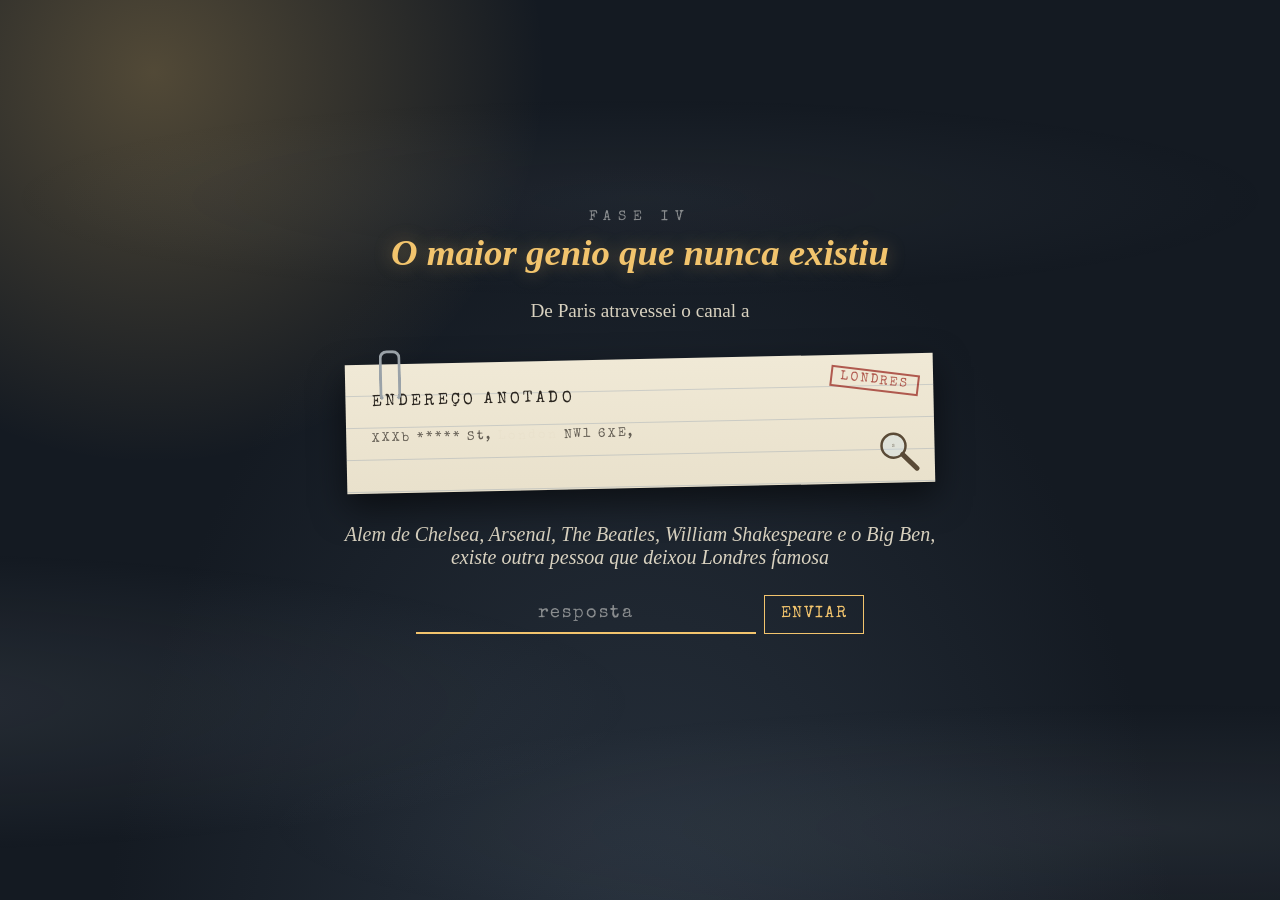
<file: fases/d2e779cabe4b70c3.html>
<!doctype html>
<html lang="pt-BR">
<head>
  <meta charset="utf-8">
  <meta name="viewport" content="width=device-width, initial-scale=1">
  <title>O vizinho que nunca existiu</title>
  <link rel="stylesheet" href="../css/style.css">
  <link rel="stylesheet" href="../css/temas/londres.css">
  <style>
	.city{
		color: #e9e1cc;
		}
  </style>
  <script src="../js/arg.js"></script>
</head>
<body data-fase="4" class="tema-londres">
  <div class="neblina" aria-hidden="true"></div>
  <main>
    <div class="fase-num">FASE IV</div>
    <h1 class="titulo">O maior genio que nunca existiu</h1>

    <p class="dica digitar">De Paris atravessei o canal até a terra da Rainha. </p>

    <div class="ficha">
      <span class="carimbo">LONDRES</span>
      <h2>ENDEREÇO ANOTADO</h2>

      <p class="campo">
        <span class="rotulo">XXXb ***** St, <span class="city">London</span> NW1 6XE,</span>
      </p>

      <svg class="lupa" viewBox="0 0 44 44" xmlns="http://www.w3.org/2000/svg" aria-hidden="true">
        <circle cx="17" cy="17" r="12" fill="rgba(200,220,235,0.35)" stroke="#5a4a36" stroke-width="2.5"/>
        <path d="M26 26 L40 40" stroke="#5a4a36" stroke-width="5" stroke-linecap="round"/>
        <text x="17" y="18.6" text-anchor="middle" font-family="Special Elite, monospace" font-size="4.5" fill="#6f6556">S</text>
      </svg>
    </div>

    <p class="pergunta">Alem de Chelsea, Arsenal, The Beatles, William Shakespeare e o Big Ben, existe outra pessoa que deixou Londres famosa</p>

    <form id="form-resposta" autocomplete="off">
      <input type="text" placeholder="resposta" autofocus aria-label="Resposta">
      <button type="submit">ENVIAR</button>
    </form>
    <p id="mensagem" class="mensagem"></p>

    <p class="dica-extra" data-erros="3" hidden>No Google Maps tem um bonequinho que te deixa andar pela rua.</p>
    <p class="dica-extra" data-erros="6" hidden>Dois Judes te ajudam com o número: um joga futebol, o outro é uma música. Junte as três respostas, nessa ordem, sem espaço.</p>
  </main>
</body>
</html>
</file>
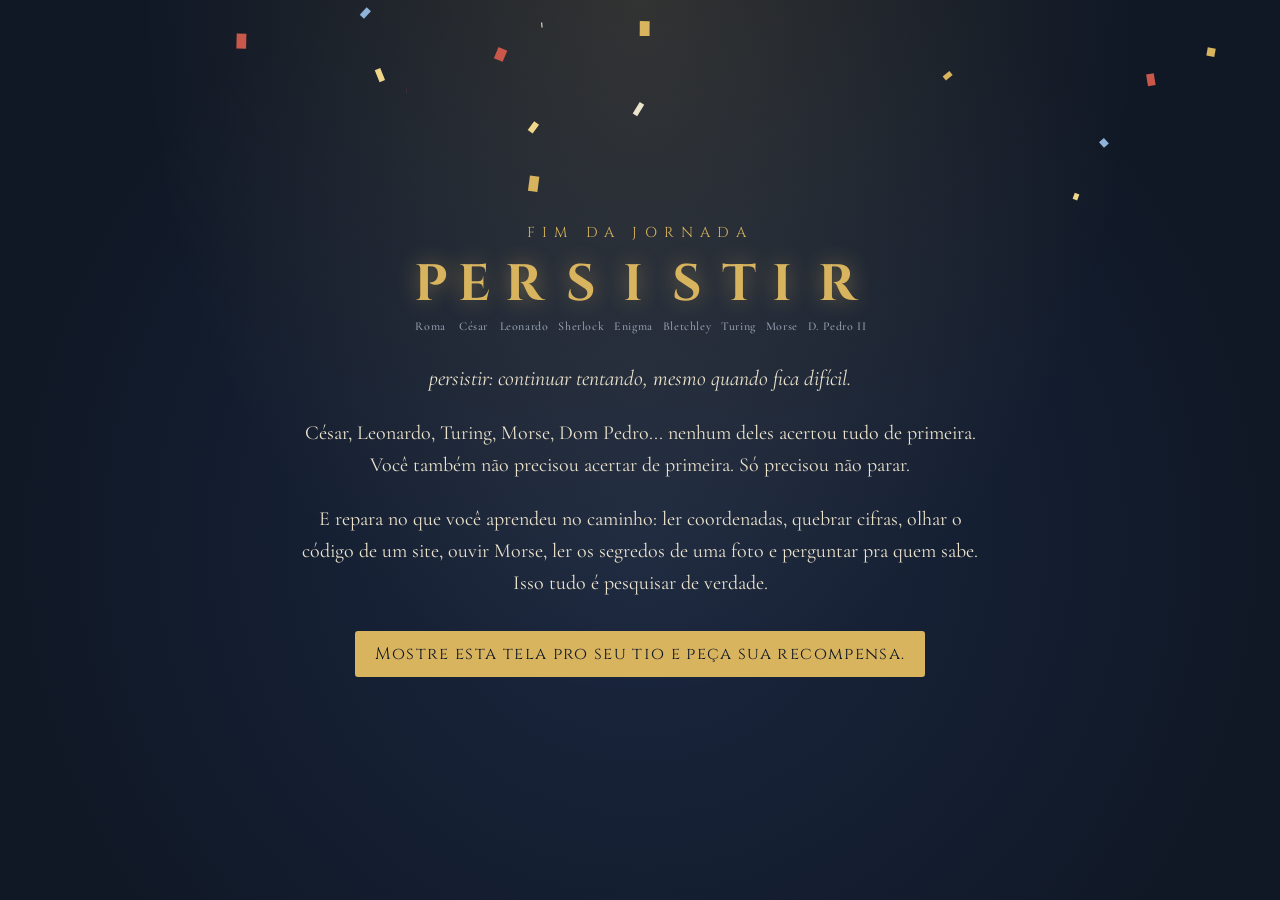
<file: fases/dcba81b23ffd543e.html>
<!doctype html>
<html lang="pt-BR">
<head>
  <meta charset="utf-8">
  <meta name="viewport" content="width=device-width, initial-scale=1">
  <title>Persistir</title>
  <link rel="stylesheet" href="../css/style.css">
  <link rel="stylesheet" href="../css/temas/jornada.css">
  <script src="../js/arg.js"></script>
</head>
<body data-fase="final" class="tema-jornada final">
  <canvas id="confete" aria-hidden="true"></canvas>
  <main>
    <div class="fase-num">FIM DA JORNADA</div>

    <div class="palavra" aria-label="PERSISTIR">
      <span style="animation-delay:.2s">P<small>Roma</small></span>
      <span style="animation-delay:.45s">E<small>César</small></span>
      <span style="animation-delay:.7s">R<small>Leonardo</small></span>
      <span style="animation-delay:.95s">S<small>Sherlock</small></span>
      <span style="animation-delay:1.2s">I<small>Enigma</small></span>
      <span style="animation-delay:1.45s">S<small>Bletchley</small></span>
      <span style="animation-delay:1.7s">T<small>Turing</small></span>
      <span style="animation-delay:1.95s">I<small>Morse</small></span>
      <span style="animation-delay:2.2s">R<small>D. Pedro II</small></span>
    </div>

    <p class="definicao">persistir: continuar tentando, mesmo quando fica difícil.</p>

    <p class="texto-final">César, Leonardo, Turing, Morse, Dom Pedro... nenhum deles acertou tudo de primeira. Você também não precisou acertar de primeira. Só precisou não parar.</p>

    <p class="texto-final">E repara no que você aprendeu no caminho: ler coordenadas, quebrar cifras, olhar o código de um site, ouvir Morse, ler os segredos de uma foto e perguntar pra quem sabe. Isso tudo é pesquisar de verdade.</p>

    <div class="recompensa">Mostre esta tela pro seu tio e peça sua recompensa.</div>
  </main>

  <script>
    // Confete dourado
    (function () {
      const c = document.getElementById("confete");
      const ctx = c.getContext("2d");
      let W, H;
      function tamanho() { W = c.width = innerWidth; H = c.height = innerHeight; }
      tamanho(); addEventListener("resize", tamanho);
      const cores = ["#d9b45f", "#f1d68a", "#ece3cc", "#8fb3d9", "#c9584a"];
      const pecas = Array.from({ length: 140 }, () => ({
        x: Math.random() * W, y: -20 - Math.random() * H,
        v: 1.2 + Math.random() * 2.2, g: Math.random() * Math.PI * 2,
        w: 5 + Math.random() * 6, h: 8 + Math.random() * 8,
        cor: cores[(Math.random() * cores.length) | 0],
      }));
      const inicio = performance.now();
      function quadro(t) {
        ctx.clearRect(0, 0, W, H);
        const ativo = t - inicio < 9000;
        let vivas = 0;
        for (const p of pecas) {
          p.y += p.v; p.g += 0.05; p.x += Math.sin(p.g) * 0.8;
          if (p.y > H + 20 && ativo) { p.y = -20; p.x = Math.random() * W; }
          if (p.y <= H + 20) vivas++;
          ctx.save(); ctx.translate(p.x, p.y); ctx.rotate(p.g);
          ctx.fillStyle = p.cor; ctx.fillRect(-p.w / 2, -p.h / 2, p.w, p.h * Math.abs(Math.cos(p.g)));
          ctx.restore();
        }
        if (vivas) requestAnimationFrame(quadro);
      }
      if (!matchMedia("(prefers-reduced-motion: reduce)").matches) requestAnimationFrame(quadro);
    })();
  </script>
</body>
</html>
</file>
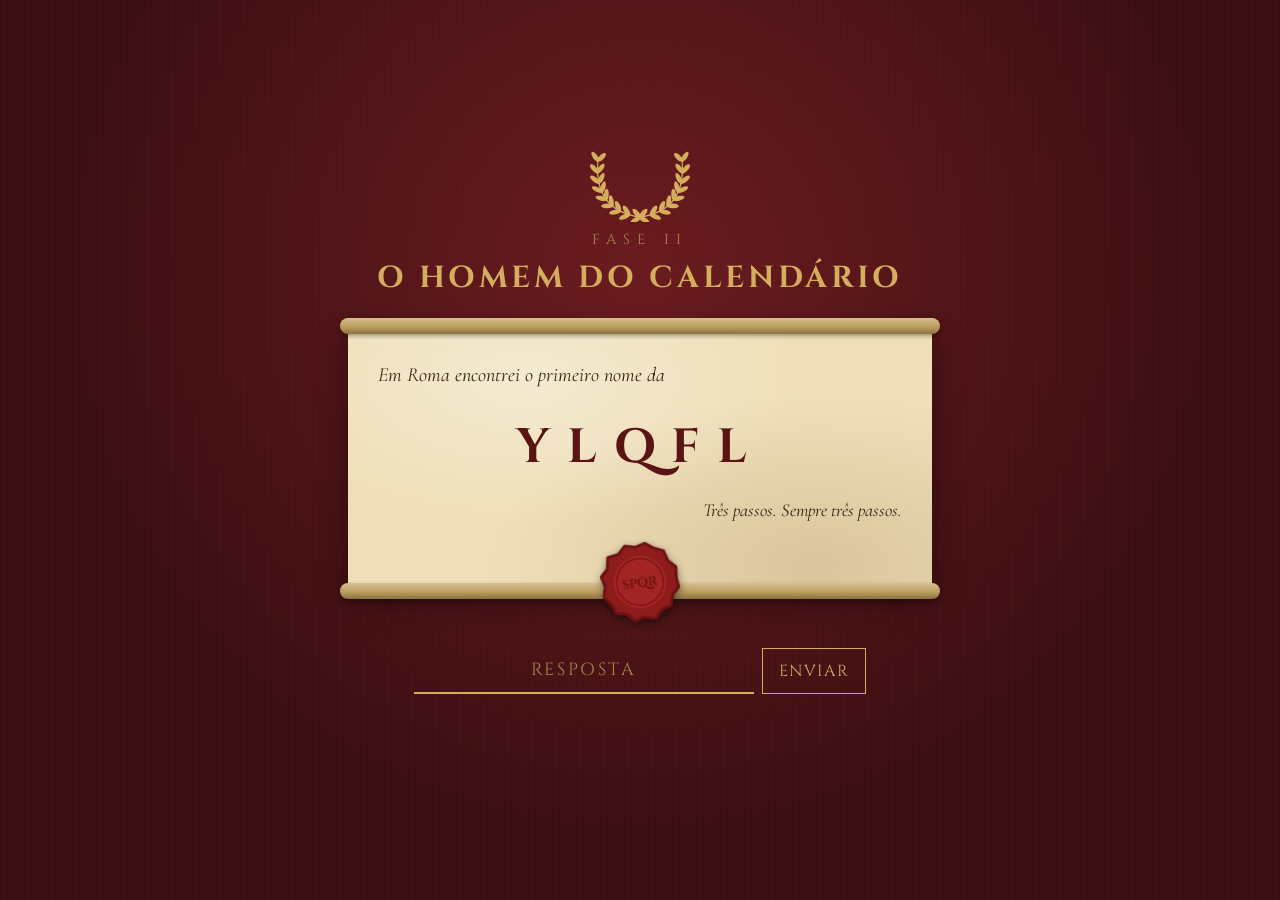
<file: fases/eece46eda6f69849.html>
<!doctype html>
<html lang="pt-BR">
<head>
  <meta charset="utf-8">
  <meta name="viewport" content="width=device-width, initial-scale=1">
  <title>O homem do calendário</title>
  <link rel="stylesheet" href="../css/style.css">
  <link rel="stylesheet" href="../css/temas/cesar.css">
  <script src="../js/arg.js"></script>
</head>
<body data-fase="2" class="tema-cesar">
  <main>
    <svg class="louros" viewBox="0 0 200 120" xmlns="http://www.w3.org/2000/svg" aria-hidden="true">
<path d="M100 112 Q22 100 30 18" fill="none" stroke="currentColor" stroke-width="2"/>
<ellipse cx="100.0" cy="112.0" rx="10" ry="4" transform="rotate(-211.3 100.0 112.0) translate(8.0 0)" fill="currentColor"/>
<ellipse cx="100.0" cy="112.0" rx="10" ry="4" transform="rotate(-131.3 100.0 112.0) translate(8.0 0)" fill="currentColor"/>
<ellipse cx="81.8" cy="107.9" rx="10" ry="4" transform="rotate(-202.9 81.8 107.9) translate(8.0 0)" fill="currentColor"/>
<ellipse cx="81.8" cy="107.9" rx="10" ry="4" transform="rotate(-122.9 81.8 107.9) translate(8.0 0)" fill="currentColor"/>
<ellipse cx="66.4" cy="101.6" rx="10" ry="4" transform="rotate(-192.4 66.4 101.6) translate(8.0 0)" fill="currentColor"/>
<ellipse cx="66.4" cy="101.6" rx="10" ry="4" transform="rotate(-112.4 66.4 101.6) translate(8.0 0)" fill="currentColor"/>
<ellipse cx="53.6" cy="93.2" rx="10" ry="4" transform="rotate(-180.1 53.6 93.2) translate(8.0 0)" fill="currentColor"/>
<ellipse cx="53.6" cy="93.2" rx="10" ry="4" transform="rotate(-100.1 53.6 93.2) translate(8.0 0)" fill="currentColor"/>
<ellipse cx="43.5" cy="82.5" rx="10" ry="4" transform="rotate(-166.7 43.5 82.5) translate(8.0 0)" fill="currentColor"/>
<ellipse cx="43.5" cy="82.5" rx="10" ry="4" transform="rotate(-86.7 43.5 82.5) translate(8.0 0)" fill="currentColor"/>
<ellipse cx="36.1" cy="69.7" rx="10" ry="4" transform="rotate(-153.5 36.1 69.7) translate(8.0 0)" fill="currentColor"/>
<ellipse cx="36.1" cy="69.7" rx="10" ry="4" transform="rotate(-73.5 36.1 69.7) translate(8.0 0)" fill="currentColor"/>
<ellipse cx="31.4" cy="54.6" rx="10" ry="4" transform="rotate(-141.8 31.4 54.6) translate(8.0 0)" fill="currentColor"/>
<ellipse cx="31.4" cy="54.6" rx="10" ry="4" transform="rotate(-61.8 31.4 54.6) translate(8.0 0)" fill="currentColor"/>
<ellipse cx="29.3" cy="37.4" rx="10" ry="4" transform="rotate(-132.2 29.3 37.4) translate(8.0 0)" fill="currentColor"/>
<ellipse cx="29.3" cy="37.4" rx="10" ry="4" transform="rotate(-52.2 29.3 37.4) translate(8.0 0)" fill="currentColor"/>
<ellipse cx="30.0" cy="18.0" rx="10" ry="4" transform="rotate(-124.4 30.0 18.0) translate(8.0 0)" fill="currentColor"/>
<ellipse cx="30.0" cy="18.0" rx="10" ry="4" transform="rotate(-44.4 30.0 18.0) translate(8.0 0)" fill="currentColor"/>
<path d="M100 112 Q178 100 170 18" fill="none" stroke="currentColor" stroke-width="2"/>
<ellipse cx="100.0" cy="112.0" rx="10" ry="4" transform="rotate(-48.7 100.0 112.0) translate(8.0 0)" fill="currentColor"/>
<ellipse cx="100.0" cy="112.0" rx="10" ry="4" transform="rotate(31.3 100.0 112.0) translate(8.0 0)" fill="currentColor"/>
<ellipse cx="118.2" cy="107.9" rx="10" ry="4" transform="rotate(-57.1 118.2 107.9) translate(8.0 0)" fill="currentColor"/>
<ellipse cx="118.2" cy="107.9" rx="10" ry="4" transform="rotate(22.9 118.2 107.9) translate(8.0 0)" fill="currentColor"/>
<ellipse cx="133.6" cy="101.6" rx="10" ry="4" transform="rotate(-67.6 133.6 101.6) translate(8.0 0)" fill="currentColor"/>
<ellipse cx="133.6" cy="101.6" rx="10" ry="4" transform="rotate(12.4 133.6 101.6) translate(8.0 0)" fill="currentColor"/>
<ellipse cx="146.4" cy="93.2" rx="10" ry="4" transform="rotate(-79.9 146.4 93.2) translate(8.0 0)" fill="currentColor"/>
<ellipse cx="146.4" cy="93.2" rx="10" ry="4" transform="rotate(0.1 146.4 93.2) translate(8.0 0)" fill="currentColor"/>
<ellipse cx="156.5" cy="82.5" rx="10" ry="4" transform="rotate(-93.3 156.5 82.5) translate(8.0 0)" fill="currentColor"/>
<ellipse cx="156.5" cy="82.5" rx="10" ry="4" transform="rotate(-13.3 156.5 82.5) translate(8.0 0)" fill="currentColor"/>
<ellipse cx="163.9" cy="69.7" rx="10" ry="4" transform="rotate(-106.5 163.9 69.7) translate(8.0 0)" fill="currentColor"/>
<ellipse cx="163.9" cy="69.7" rx="10" ry="4" transform="rotate(-26.5 163.9 69.7) translate(8.0 0)" fill="currentColor"/>
<ellipse cx="168.6" cy="54.6" rx="10" ry="4" transform="rotate(-118.2 168.6 54.6) translate(8.0 0)" fill="currentColor"/>
<ellipse cx="168.6" cy="54.6" rx="10" ry="4" transform="rotate(-38.2 168.6 54.6) translate(8.0 0)" fill="currentColor"/>
<ellipse cx="170.7" cy="37.4" rx="10" ry="4" transform="rotate(-127.8 170.7 37.4) translate(8.0 0)" fill="currentColor"/>
<ellipse cx="170.7" cy="37.4" rx="10" ry="4" transform="rotate(-47.8 170.7 37.4) translate(8.0 0)" fill="currentColor"/>
<ellipse cx="170.0" cy="18.0" rx="10" ry="4" transform="rotate(-135.6 170.0 18.0) translate(8.0 0)" fill="currentColor"/>
<ellipse cx="170.0" cy="18.0" rx="10" ry="4" transform="rotate(-55.6 170.0 18.0) translate(8.0 0)" fill="currentColor"/>
</svg>

    <div class="fase-num">FASE II</div>
    <h1 class="titulo">O homem do calendário</h1>

    <div class="carta">
      <p class="dica digitar">Em Roma encontrei o primeiro nome da lista. Ele conquistou metade do mundo conhecido e, mesmo assim, não confiava nos próprios mensageiros. Suas férias você deve agradecer a ele. Ele escrevia aos generais assim, e eu anotei meu próximo destino do mesmo jeito:</p>
      <p class="enigma">YLQFL</p>
      <p class="assinatura">Três passos. Sempre três passos.</p>
      <svg class="lacre" viewBox="0 0 80 80" xmlns="http://www.w3.org/2000/svg" aria-hidden="true">
        <polygon points="77.5,40.0 78.6,50.4 71.2,58.0 68.3,68.3 58.0,71.2 50.7,80.1 40.0,76.0 29.6,78.6 22.0,71.2 11.7,68.3 7.5,58.8 1.4,50.4 4.0,40.0 1.4,29.6 8.8,22.0 10.7,10.7 22.0,8.8 29.6,1.4 40.0,4.0 50.4,1.4 58.8,7.5 68.3,11.7 71.2,22.0 78.6,29.6" fill="#8e1c1c" stroke="#6e1212" stroke-linejoin="round" stroke-width="3"/>
        <circle cx="40" cy="40" r="27" fill="#a32424"/>
        <circle cx="40" cy="40" r="24" fill="none" stroke="#7a1515" stroke-width="1.5"/>
        <text x="40" y="45" text-anchor="middle" font-family="Cinzel,serif" font-weight="700" font-size="13" fill="#6e1212">SPQR</text>
        <text x="40" y="61" text-anchor="middle" font-family="Cinzel,serif" font-size="5" fill="#8f1f1f">E</text>
      </svg>
    </div>

    <form id="form-resposta" autocomplete="off">
      <input type="text" placeholder="resposta" autofocus aria-label="Resposta">
      <button type="submit">ENVIAR</button>
    </form>
    <p id="mensagem" class="mensagem"></p>

    <p id="dica-extra" class="dica-extra" hidden>Qual mês do ano tem nome de gente?</p>
  </main>
</body>
</html>
</file>
<file: css/style.css>
:root {
  --fundo: #050805;
  --texto: #33ff66;
  --texto-fraco: #1d8a3a;
  --erro: #ff4d4d;
  --fonte: "Courier New", Consolas, monospace;
}

* { box-sizing: border-box; }

html, body {
  margin: 0;
  min-height: 100%;
  background: var(--fundo);
  color: var(--texto);
  font-family: var(--fonte);
}

body {
  display: flex;
  align-items: center;
  justify-content: center;
  min-height: 100vh;
  padding: 24px 16px;
  text-shadow: 0 0 6px rgba(51, 255, 102, 0.5);
}

/* linhas de monitor antigo */
body::before {
  content: "";
  position: fixed;
  inset: 0;
  pointer-events: none;
  background: repeating-linear-gradient(
    to bottom, rgba(0, 0, 0, 0) 0, rgba(0, 0, 0, 0) 2px, rgba(0, 0, 0, 0.25) 3px
  );
}

main {
  width: 100%;
  max-width: 560px;
  text-align: center;
}

.fase-num {
  color: var(--texto-fraco);
  font-size: 0.85rem;
  letter-spacing: 0.3em;
  margin-bottom: 2rem;
}

.dica {
  font-size: 1.15rem;
  line-height: 1.6;
  margin: 0 0 2rem;
  min-height: 1.6em;
}

.digitar { visibility: hidden; }

.enigma {
  font-size: 1.8rem;
  letter-spacing: 0.25em;
  margin: 0 0 2rem;
}

form {
  display: flex;
  gap: 8px;
  justify-content: center;
}

input {
  flex: 1;
  min-width: 0;
  max-width: 340px;
  background: transparent;
  border: 1px solid var(--texto-fraco);
  color: var(--texto);
  font: inherit;
  font-size: 1.1rem;
  padding: 10px 12px;
  outline: none;
  caret-color: var(--texto);
}
input:focus { border-color: var(--texto); box-shadow: 0 0 8px rgba(51, 255, 102, 0.4); }

button {
  background: transparent;
  border: 1px solid var(--texto);
  color: var(--texto);
  font: inherit;
  padding: 10px 16px;
  cursor: pointer;
}
button:hover { background: var(--texto); color: var(--fundo); text-shadow: none; }

.mensagem { min-height: 1.5em; margin-top: 1rem; color: var(--texto-fraco); }
.mensagem.erro { color: var(--erro); text-shadow: 0 0 6px rgba(255, 77, 77, 0.5); }
.mensagem.certo { color: var(--texto); }
.mensagem.quase { color: var(--texto); font-style: italic; }

.dica-extra {
  margin-top: 2rem;
  color: var(--texto-fraco);
  font-size: 0.9rem;
  border-top: 1px dashed var(--texto-fraco);
  padding-top: 1rem;
}

/* texto "invisível" (mesma cor do fundo) — aparece ao selecionar */
.escondido { color: var(--fundo); text-shadow: none; }
::selection { background: var(--texto); color: var(--fundo); }

#continuar { margin-top: 2rem; }

.tremer { animation: tremer 0.3s; }
@keyframes tremer {
  20%, 60% { transform: translateX(-6px); }
  40%, 80% { transform: translateX(6px); }
}

.final h1 { font-size: 2rem; letter-spacing: 0.2em; }
</file>
<file: css/temas/roma.css>
/* Tema: Roma Antiga — pedra travertina, inscrição em mármore */
@import url("https://fonts.googleapis.com/css2?family=Cinzel:wght@400;700&family=Cormorant+Garamond:ital,wght@0,500;1,500&display=swap");

body.tema-roma {
  --fundo: #e8dcc4;
  --texto: #3b2a1a;
  --texto-fraco: #8a7558;
  --erro: #8a2a1a;
  --pedra: #d6c6a6;
  --pedra-escura: #b9a582;
  --ouro: #a07c3c;
  --fonte: "Cormorant Garamond", Georgia, serif;
  --fonte-titulo: "Cinzel", "Times New Roman", serif;

  background:
    radial-gradient(ellipse at 50% 0%, rgba(255, 245, 220, 0.8), transparent 60%),
    radial-gradient(circle at 20% 80%, rgba(150, 120, 80, 0.12), transparent 40%),
    radial-gradient(circle at 85% 60%, rgba(150, 120, 80, 0.10), transparent 35%),
    var(--fundo);
  text-shadow: none;
}

body.tema-roma::before { display: none; }

.tema-roma main { max-width: 600px; }

/* fachada do Coliseu */
.tema-roma .coliseu {
  display: block;
  width: 100%;
  max-width: 420px;
  margin: 0 auto 1.5rem;
  height: auto;
}

.tema-roma .fase-num {
  font-family: var(--fonte-titulo);
  color: var(--ouro);
  letter-spacing: 0.5em;
  font-size: 0.9rem;
  margin-bottom: 0.5rem;
}

.tema-roma .titulo {
  font-family: var(--fonte-titulo);
  font-weight: 700;
  font-size: clamp(1.3rem, 5vw, 1.9rem);
  letter-spacing: 0.12em;
  margin: 0 0 1.5rem;
  text-transform: uppercase;
}

/* placa de mármore com a dica */
.tema-roma .placa {
  background: linear-gradient(180deg, #f4ecdb, #e6d9bd);
  border: 1px solid var(--pedra-escura);
  box-shadow: inset 0 0 0 6px #efe5cf, inset 0 0 0 7px var(--pedra-escura), 0 6px 18px rgba(60, 40, 20, 0.15);
  padding: 28px 28px 22px;
  margin-bottom: 2rem;
}

.tema-roma .dica {
  font-size: 1.3rem;
  font-style: italic;
  line-height: 1.55;
  margin: 0 0 1.2rem;
}

.tema-roma .enigma {
  font-family: var(--fonte-titulo);
  font-size: clamp(1.1rem, 4.5vw, 1.5rem);
  letter-spacing: 0.15em;
  color: var(--texto);
  margin: 0;
  user-select: all;
}

.tema-roma input {
  font-family: var(--fonte-titulo);
  text-transform: uppercase;
  letter-spacing: 0.15em;
  border: none;
  border-bottom: 2px solid var(--texto-fraco);
  background: transparent;
  text-align: center;
}
.tema-roma input:focus { border-bottom-color: var(--ouro); box-shadow: none; }
.tema-roma input::placeholder { color: var(--texto-fraco); }

.tema-roma button {
  font-family: var(--fonte-titulo);
  border: 1px solid var(--texto);
  color: var(--texto);
  letter-spacing: 0.1em;
}
.tema-roma button:hover { background: var(--texto); color: var(--fundo); }

.tema-roma .mensagem { font-family: var(--fonte-titulo); letter-spacing: 0.08em; }
.tema-roma .dica-extra { font-size: 1.1rem; font-style: italic; border-top-color: var(--pedra-escura); }

.tema-roma ::selection { background: var(--ouro); color: #fff; }
</file>
<file: css/temas/imperio.css>
/* Tema: Brasil Imperial — veludo verde, ouro, estojo de daguerreótipo */
@import url("https://fonts.googleapis.com/css2?family=Playfair+Display:ital,wght@0,700;1,400&family=Cormorant+Garamond:ital,wght@0,500;0,600;1,500&display=swap");

body.tema-imperio {
  --fundo: #0f2a1d;
  --texto: #efe4c8;
  --texto-fraco: #a9b79a;
  --erro: #ffab8f;
  --ouro: #d4b05a;
  --ouro-escuro: #8f6f2a;
  --veludo: #6d1420;
  --fonte: "Cormorant Garamond", Georgia, serif;
  --fonte-titulo: "Playfair Display", Georgia, serif;

  background:
    radial-gradient(ellipse at 50% 0%, rgba(212, 176, 90, 0.18), transparent 55%),
    radial-gradient(circle at 50% 50%, #164030 0%, var(--fundo) 75%);
  text-shadow: none;
}
body.tema-imperio::before { display: none; }

.tema-imperio main { max-width: 720px; }

.tema-imperio .ornamento {
  display: block;
  width: 180px;
  margin: 0 auto 0.6rem;
  color: var(--ouro);
}
.tema-imperio .fase-num {
  font-family: var(--fonte);
  color: var(--ouro);
  letter-spacing: 0.5em;
  font-size: 0.9rem;
  margin-bottom: 0.3rem;
}
.tema-imperio .titulo {
  font-family: var(--fonte-titulo);
  font-weight: 700;
  font-size: clamp(1.8rem, 7vw, 2.6rem);
  color: var(--ouro);
  margin: 0 0 1.2rem;
}
.tema-imperio .dica {
  font-size: 1.3rem;
  line-height: 1.55;
  margin: 0 0 2rem;
}

/* estojo de daguerreótipo */
.tema-imperio .estojo {
  background: linear-gradient(160deg, #3b2316, #24150d);
  border-radius: 10px;
  padding: 14px;
  margin: 0 auto 0.8rem;
  box-shadow: 0 20px 44px rgba(0, 0, 0, 0.6), inset 0 0 0 1px rgba(255, 255, 255, 0.06);
}
.tema-imperio .veludo {
  background:
    radial-gradient(circle at 50% 50%, rgba(255,255,255,0.06), transparent 70%),
    repeating-linear-gradient(45deg, rgba(0,0,0,0.12) 0 2px, transparent 2px 6px),
    var(--veludo);
  border-radius: 6px;
  padding: clamp(12px, 3vw, 22px);
}
.tema-imperio .moldura {
  background: linear-gradient(135deg, #f1d68a, var(--ouro) 35%, var(--ouro-escuro) 70%, #e9c977);
  padding: clamp(8px, 2vw, 14px);
  border-radius: 4px;
  box-shadow: inset 0 0 0 1px rgba(80, 55, 10, 0.6), 0 2px 6px rgba(0, 0, 0, 0.5);
}
.tema-imperio .moldura img {
  display: block;
  width: 100%;
  height: auto;
  border-radius: 40px / 30px;
  box-shadow: 0 0 0 3px rgba(80, 55, 10, 0.55), inset 0 0 20px rgba(0,0,0,0.6);
}

.tema-imperio .baixar {
  display: inline-block;
  font-family: var(--fonte);
  font-style: italic;
  font-size: 1.05rem;
  color: var(--texto-fraco);
  margin-bottom: 1.8rem;
  text-decoration: none;
  border-bottom: 1px dotted var(--texto-fraco);
}
.tema-imperio .baixar:hover { color: var(--ouro); border-bottom-color: var(--ouro); }

.tema-imperio .nota {
  font-size: 1.2rem;
  line-height: 1.55;
  font-style: italic;
  color: var(--texto);
  border-top: 1px solid rgba(212, 176, 90, 0.35);
  border-bottom: 1px solid rgba(212, 176, 90, 0.35);
  padding: 14px 6px;
  margin: 0 0 1.6rem;
}

.tema-imperio .pergunta { font-family: var(--fonte-titulo); font-style: italic; font-size: 1.3rem; margin: 0 0 1.2rem; }

.tema-imperio input {
  font-family: var(--fonte);
  font-size: 1.3rem;
  border: none;
  border-bottom: 2px solid var(--texto-fraco);
  background: transparent;
  color: var(--texto);
  text-align: center;
}
.tema-imperio input:focus { border-bottom-color: var(--ouro); box-shadow: none; }
.tema-imperio input::placeholder { color: var(--texto-fraco); }

.tema-imperio button {
  font-family: var(--fonte);
  font-size: 1.15rem;
  border: 1px solid var(--ouro);
  color: var(--ouro);
}
.tema-imperio button:hover { background: var(--ouro); color: var(--fundo); }

.tema-imperio .mensagem { font-family: var(--fonte); font-size: 1.25rem; }
.tema-imperio .mensagem.certo, .tema-imperio .mensagem.quase { color: var(--ouro); }
.tema-imperio .dica-extra { font-style: italic; font-size: 1.15rem; border-top-color: #2c5241; }
.tema-imperio ::selection { background: var(--ouro); color: var(--fundo); }
</file>
<file: css/temas/jornada.css>
/* Tema: a jornada — mapa antigo, selos de cada parada, nove espaços para as letras */
@import url("https://fonts.googleapis.com/css2?family=Cinzel:wght@400;700&family=Cormorant+Garamond:ital,wght@0,500;0,600;1,500&display=swap");

body.tema-jornada {
  --fundo: #101826;
  --texto: #ece3cc;
  --texto-fraco: #9aa3b5;
  --erro: #ffab8f;
  --ouro: #d9b45f;
  --papel: #efe3c4;
  --tinta: #2b2318;
  --fonte: "Cormorant Garamond", Georgia, serif;
  --fonte-titulo: "Cinzel", "Times New Roman", serif;

  background:
    radial-gradient(ellipse at 50% 0%, rgba(217, 180, 95, 0.16), transparent 55%),
    radial-gradient(circle at 50% 60%, #1a2740 0%, var(--fundo) 75%);
  text-shadow: none;
}
body.tema-jornada::before { display: none; }

.tema-jornada main { max-width: 760px; }

.tema-jornada .fase-num {
  font-family: var(--fonte-titulo);
  color: var(--ouro);
  letter-spacing: 0.5em;
  font-size: 0.9rem;
  margin-bottom: 0.3rem;
}
.tema-jornada .titulo {
  font-family: var(--fonte-titulo);
  font-weight: 700;
  font-size: clamp(1.7rem, 6.5vw, 2.6rem);
  letter-spacing: 0.08em;
  color: var(--ouro);
  margin: 0 0 1.2rem;
}
.tema-jornada .dica {
  font-size: 1.3rem;
  line-height: 1.55;
  margin: 0 0 2rem;
}

/* mapa com os selos */
.tema-jornada .mapa {
  position: relative;
  background:
    radial-gradient(ellipse at 50% 50%, transparent 55%, rgba(110, 80, 30, 0.3) 100%),
    repeating-linear-gradient(0deg, transparent 0 39px, rgba(43, 35, 24, 0.07) 39px 40px),
    repeating-linear-gradient(90deg, transparent 0 39px, rgba(43, 35, 24, 0.07) 39px 40px),
    var(--papel);
  color: var(--tinta);
  border-radius: 6px;
  padding: 22px 16px;
  margin-bottom: 1.6rem;
  box-shadow: 0 18px 40px rgba(0, 0, 0, 0.55);
}
.tema-jornada .selos {
  display: grid;
  grid-template-columns: repeat(auto-fit, minmax(118px, 1fr));
  gap: 14px;
}
.tema-jornada .selo {
  display: block;
  text-decoration: none;
  color: var(--tinta);
  background: #fbf5e4;
  padding: 10px 8px 8px;
  border: 5px solid #fbf5e4;
  outline: 2px dotted rgba(43, 35, 24, 0.45);
  outline-offset: -2px;
  box-shadow: 0 3px 8px rgba(60, 40, 10, 0.25), inset 0 0 0 1px rgba(43, 35, 24, 0.3);
  transition: transform 0.15s;
}
.tema-jornada .selo:nth-child(odd) { transform: rotate(-1.5deg); }
.tema-jornada .selo:nth-child(even) { transform: rotate(1.2deg); }
.tema-jornada .selo:hover { transform: rotate(0) scale(1.04); }
.tema-jornada .selo .num { font-family: var(--fonte-titulo); font-size: 0.75rem; letter-spacing: 0.2em; color: #8a7553; }
.tema-jornada .selo .lugar { font-family: var(--fonte-titulo); font-weight: 700; font-size: 0.95rem; margin: 2px 0; }
.tema-jornada .selo .quem { font-style: italic; font-size: 0.95rem; color: #5c4f3b; }

/* nove espaços para as letras */
.tema-jornada .espacos {
  display: flex;
  justify-content: center;
  gap: clamp(4px, 1.5vw, 10px);
  margin: 0 0 1.6rem;
}
.tema-jornada .espaco {
  width: clamp(28px, 8vw, 46px);
  height: clamp(38px, 10vw, 56px);
  border-bottom: 3px solid var(--ouro);
  font-family: var(--fonte-titulo);
  font-weight: 700;
  font-size: clamp(1.3rem, 5vw, 2rem);
  color: var(--texto);
  display: flex;
  align-items: flex-end;
  justify-content: center;
  padding-bottom: 4px;
}

.tema-jornada input {
  font-family: var(--fonte-titulo);
  letter-spacing: 0.2em;
  text-transform: uppercase;
  border: none;
  border-bottom: 2px solid var(--texto-fraco);
  background: transparent;
  color: var(--texto);
  text-align: center;
}
.tema-jornada input:focus { border-bottom-color: var(--ouro); box-shadow: none; }
.tema-jornada input::placeholder { color: var(--texto-fraco); text-transform: none; letter-spacing: 0.05em; }

.tema-jornada button {
  font-family: var(--fonte-titulo);
  border: 1px solid var(--ouro);
  color: var(--ouro);
  letter-spacing: 0.1em;
}
.tema-jornada button:hover { background: var(--ouro); color: var(--fundo); }

.tema-jornada .mensagem { font-family: var(--fonte); font-size: 1.25rem; }
.tema-jornada .mensagem.certo, .tema-jornada .mensagem.quase { color: var(--ouro); }
.tema-jornada .dica-extra { font-style: italic; font-size: 1.15rem; border-top-color: #2b3a55; }
.tema-jornada ::selection { background: var(--ouro); color: var(--fundo); }

/* ---------- tela final ---------- */
.tema-jornada.final main { max-width: 680px; }
.tema-jornada .palavra {
  display: flex;
  justify-content: center;
  flex-wrap: wrap;
  gap: clamp(4px, 1.5vw, 10px);
  margin: 0.5rem 0 2rem;
}
.tema-jornada .palavra span {
  display: flex;
  flex-direction: column;
  align-items: center;
  font-family: var(--fonte-titulo);
  font-weight: 700;
  font-size: clamp(1.8rem, 8vw, 3.2rem);
  color: var(--ouro);
  opacity: 0;
  transform: translateY(14px);
  animation: surgir 0.6s forwards;
  text-shadow: 0 0 22px rgba(217, 180, 95, 0.45);
}
.tema-jornada .palavra small {
  font-family: var(--fonte);
  font-weight: 500;
  font-size: clamp(0.55rem, 2vw, 0.75rem);
  color: var(--texto-fraco);
  letter-spacing: 0.05em;
  text-shadow: none;
}
@keyframes surgir { to { opacity: 1; transform: none; } }

.tema-jornada .definicao {
  font-size: 1.35rem;
  font-style: italic;
  margin: 0 0 1.6rem;
}
.tema-jornada .texto-final { font-size: 1.25rem; line-height: 1.6; margin: 0 0 1.4rem; }
.tema-jornada .recompensa {
  font-family: var(--fonte-titulo);
  font-size: 1.05rem;
  letter-spacing: 0.08em;
  color: var(--fundo);
  background: var(--ouro);
  display: inline-block;
  padding: 12px 20px;
  border-radius: 3px;
  margin-top: 0.6rem;
}
#confete { position: fixed; inset: 0; pointer-events: none; }
</file>
<file: css/temas/diario.css>
/* Tema: diário do explorador — capa de couro, página pautada em branco que vira */
@import url("https://fonts.googleapis.com/css2?family=Caveat:wght@500;700&family=Lora:ital@0;1&display=swap");

body.tema-diario {
  --fundo: #2a1f17;
  --texto: #eadfca;
  --texto-fraco: #a8957a;
  --erro: #ff9c80;
  --papel: #f5eedc;
  --pauta: rgba(90, 120, 160, 0.25);
  --margem: rgba(190, 70, 60, 0.35);
  --couro: #5b3522;
  --fita: #8e1f2a;
  --fonte: "Lora", Georgia, serif;
  --fonte-mao: "Caveat", "Comic Sans MS", cursive;

  background:
    radial-gradient(ellipse at 50% 40%, #3b2b1f 0%, transparent 70%),
    var(--fundo);
  text-shadow: none;
}
body.tema-diario::before { display: none; }

.tema-diario main { max-width: 560px; }

.tema-diario .fase-num {
  font-family: var(--fonte);
  color: var(--texto-fraco);
  letter-spacing: 0.5em;
  font-size: 0.85rem;
  margin-bottom: 0.3rem;
}
.tema-diario .titulo {
  font-family: var(--fonte-mao);
  font-weight: 700;
  font-size: clamp(2.2rem, 9vw, 3rem);
  margin: 0 0 1rem;
}
.tema-diario .dica {
  font-style: italic;
  font-size: 1.1rem;
  line-height: 1.6;
  margin: 0 0 1.6rem;
}

/* o diário: capa de couro com uma página que vira */
.tema-diario .diario {
  position: relative;
  background: linear-gradient(135deg, #6b3f28, var(--couro) 60%, #43271a);
  border-radius: 6px 12px 12px 6px;
  padding: 14px 14px 14px 22px;
  margin: 0 auto 1.4rem;
  box-shadow: 0 16px 40px rgba(0, 0, 0, 0.6), inset 6px 0 10px rgba(0, 0, 0, 0.35);
  perspective: 1400px;
}
.tema-diario .fitinha {
  position: absolute;
  top: -6px;
  right: 46px;
  width: 16px;
  height: calc(100% + 34px);
  background: linear-gradient(90deg, #6e1720, var(--fita) 50%, #6e1720);
  clip-path: polygon(0 0, 100% 0, 100% 100%, 50% calc(100% - 10px), 0 100%);
  z-index: 3;
  pointer-events: none;
}

.tema-diario .pagina {
  position: relative;
  height: clamp(340px, 70vw, 420px);
  transform-style: preserve-3d;
  transform-origin: center center;
  transition: transform 1s cubic-bezier(.4,.1,.2,1);
}
.tema-diario .pagina.virada { transform: rotateY(-180deg); }

.tema-diario .face {
  position: absolute;
  inset: 0;
  backface-visibility: hidden;
  -webkit-backface-visibility: hidden;
  border-radius: 2px 6px 6px 2px;
  background:
    linear-gradient(90deg, transparent 46px, var(--margem) 46px 47.5px, transparent 47.5px),
    repeating-linear-gradient(180deg, transparent 0 29px, var(--pauta) 29px 30px),
    var(--papel);
  background-position: 0 0, 0 40px, 0 0;
  box-shadow: inset 8px 0 12px -6px rgba(0, 0, 0, 0.25);
  overflow: hidden;
}
.tema-diario .verso-falso {
  transform: rotateY(180deg);
  display: flex;
  align-items: center;
  justify-content: center;
}
.tema-diario .verso-falso p {
  font-family: var(--fonte-mao);
  font-size: 1.7rem;
  color: #6b5b48;
  margin: 0;
  transform: rotate(-4deg);
}

/* marca d'água no papel */
.tema-diario .marca {
  position: absolute;
  left: 64px;
  top: 38%;
  font-family: var(--fonte);
  font-size: 4.5rem;
  font-weight: 700;
  line-height: 1;
  color: rgba(120, 100, 70, 0.07);
  user-select: none;
}
.tema-diario .num-pagina {
  position: absolute;
  bottom: 10px;
  left: 0;
  right: 0;
  text-align: center;
  font-family: var(--fonte-mao);
  color: #a3927a;
  font-size: 1.1rem;
}

.tema-diario .virar {
  font-family: var(--fonte-mao);
  font-size: 1.3rem;
  border: none;
  background: none;
  color: var(--texto-fraco);
  padding: 4px 8px;
  margin-bottom: 1.6rem;
}
.tema-diario .virar:hover { background: none; color: var(--texto); }

.tema-diario input {
  font-family: var(--fonte-mao);
  font-size: 1.5rem;
  border: none;
  border-bottom: 2px solid var(--texto-fraco);
  background: transparent;
  color: var(--texto);
  text-align: center;
  padding: 4px 12px;
}
.tema-diario input:focus { border-bottom-color: var(--texto); box-shadow: none; }
.tema-diario input::placeholder { color: var(--texto-fraco); }

.tema-diario #form-resposta button {
  font-family: var(--fonte-mao);
  font-size: 1.3rem;
  border: 1px solid var(--texto-fraco);
  color: var(--texto);
  padding: 4px 16px;
}
.tema-diario #form-resposta button:hover { background: var(--texto); color: var(--fundo); }

.tema-diario .mensagem { font-family: var(--fonte-mao); font-size: 1.35rem; }
.tema-diario .dica-extra { font-style: italic; border-top-color: #4a3a2c; }
.tema-diario ::selection { background: var(--texto); color: var(--fundo); }
</file>
<file: css/temas/telegrafo.css>
/* Tema: estação de telégrafo do século 19 — madeira, latão, fita de papel */
@import url("https://fonts.googleapis.com/css2?family=Rye&family=Libre+Baskerville:ital@0;1&display=swap");

body.tema-telegrafo {
  --fundo: #1c140e;
  --texto: #ecdcbc;
  --texto-fraco: #a48b65;
  --erro: #ff967a;
  --madeira: #6a4426;
  --madeira-escura: #432a17;
  --latao: #c9a45a;
  --papel: #f3ead2;
  --lampada: #ff6a3d;
  --fonte: "Libre Baskerville", Georgia, serif;
  --fonte-titulo: "Rye", "Georgia", serif;

  background:
    radial-gradient(ellipse at 50% 15%, rgba(255, 190, 110, 0.14), transparent 55%),
    repeating-linear-gradient(90deg, rgba(0,0,0,0.12) 0 1px, transparent 1px 60px),
    var(--fundo);
  text-shadow: none;
}
body.tema-telegrafo::before { display: none; }

.tema-telegrafo main { max-width: 680px; }

.tema-telegrafo .fase-num {
  font-family: var(--fonte);
  color: var(--texto-fraco);
  letter-spacing: 0.5em;
  font-size: 0.85rem;
  margin-bottom: 0.4rem;
}
.tema-telegrafo .titulo {
  font-family: var(--fonte-titulo);
  font-weight: 400;
  font-size: clamp(1.8rem, 7vw, 2.6rem);
  color: var(--latao);
  margin: 0 0 1.2rem;
  letter-spacing: 0.04em;
}
.tema-telegrafo .dica {
  font-size: 1.05rem;
  line-height: 1.7;
  font-style: italic;
  margin: 0 0 1.8rem;
}

/* o aparelho */
.tema-telegrafo .aparelho {
  background:
    repeating-linear-gradient(88deg, rgba(0,0,0,0.10) 0 3px, transparent 3px 13px),
    linear-gradient(180deg, var(--madeira), var(--madeira-escura));
  border-radius: 10px;
  padding: 20px 18px;
  margin-bottom: 1rem;
  box-shadow: 0 16px 40px rgba(0, 0, 0, 0.6), inset 0 2px 0 rgba(255,255,255,0.08);
  display: grid;
  grid-template-columns: auto minmax(0, 1fr) auto;
  gap: 18px;
  align-items: center;
}
@media (max-width: 560px) {
  .tema-telegrafo .aparelho { grid-template-columns: auto 1fr; }
  .tema-telegrafo .fita-janela { grid-column: 1 / -1; order: 3; }
}

.tema-telegrafo .lampada {
  width: 46px;
  height: 46px;
  border-radius: 50%;
  border: 4px solid var(--latao);
  background: radial-gradient(circle at 35% 30%, #6b3a2a, #3a1d14);
  transition: background 0.04s, box-shadow 0.04s;
}
.tema-telegrafo .lampada.acesa {
  background: radial-gradient(circle at 40% 35%, #fff1d6, var(--lampada) 55%, #b8361a);
  box-shadow: 0 0 24px 6px rgba(255, 106, 61, 0.6);
}

.tema-telegrafo .fita-janela {
  background: #2a1c11;
  border-radius: 4px;
  padding: 10px 0;
  overflow-x: auto;
  box-shadow: inset 0 2px 8px rgba(0, 0, 0, 0.7);
  scrollbar-width: thin;
}
.tema-telegrafo .fita-janela canvas {
  display: block;
  height: 40px;
  background:
    linear-gradient(180deg, transparent 0 3px, rgba(0,0,0,0.06) 3px 4px, transparent 4px calc(100% - 4px), rgba(0,0,0,0.06) calc(100% - 4px) calc(100% - 3px), transparent calc(100% - 3px)),
    var(--papel);
}

.tema-telegrafo .chave {
  width: 120px;
  height: auto;
  cursor: pointer;
  touch-action: none;
  user-select: none;
  -webkit-user-select: none;
}
.tema-telegrafo .chave .alavanca { transition: transform 0.05s; transform-origin: 18px 44px; }
.tema-telegrafo .chave.apertada .alavanca { transform: rotate(4deg); }

.tema-telegrafo .controles {
  display: flex;
  justify-content: center;
  align-items: center;
  gap: 14px;
  flex-wrap: wrap;
  margin-bottom: 2rem;
}
.tema-telegrafo .controles small { color: var(--texto-fraco); font-style: italic; }

.tema-telegrafo button {
  font-family: var(--fonte);
  border: 1px solid var(--latao);
  color: var(--latao);
}
.tema-telegrafo button:hover { background: var(--latao); color: var(--fundo); }

.tema-telegrafo input {
  font-family: var(--fonte);
  letter-spacing: 0.15em;
  text-transform: uppercase;
  border: none;
  border-bottom: 2px solid var(--texto-fraco);
  background: transparent;
  color: var(--texto);
  text-align: center;
}
.tema-telegrafo input:focus { border-bottom-color: var(--latao); box-shadow: none; }
.tema-telegrafo input::placeholder { color: var(--texto-fraco); text-transform: none; }

.tema-telegrafo .mensagem.certo { color: var(--latao); }
.tema-telegrafo .dica-extra { font-style: italic; border-top-color: #4a3524; }
.tema-telegrafo ::selection { background: var(--latao); color: var(--fundo); }
</file>
<file: css/temas/bletchley.css>
/* Tema: Bletchley Park — dossiê secreto da Segunda Guerra, pasta de papel pardo, tarjas pretas */
@import url("https://fonts.googleapis.com/css2?family=Special+Elite&family=Courier+Prime:ital,wght@0,400;0,700;1,400&display=swap");

body.tema-bletchley {
  --fundo: #1f2420;
  --texto: #d6d2c2;
  --texto-fraco: #8f9384;
  --erro: #ff8f73;
  --pasta: #d5bf86;
  --pasta-escura: #b89f62;
  --tinta: #26221a;
  --vermelho: #a3271f;
  --fonte: "Courier Prime", "Courier New", monospace;
  --fonte-maquina: "Special Elite", "Courier New", monospace;

  background:
    radial-gradient(ellipse at 50% 20%, rgba(255, 240, 200, 0.10), transparent 60%),
    repeating-linear-gradient(0deg, rgba(0,0,0,0.08) 0 2px, transparent 2px 5px),
    var(--fundo);
  text-shadow: none;
}
body.tema-bletchley::before { display: none; }

.tema-bletchley main { max-width: 640px; }

.tema-bletchley .fase-num {
  font-family: var(--fonte-maquina);
  color: var(--texto-fraco);
  letter-spacing: 0.5em;
  font-size: 0.9rem;
  margin-bottom: 0.4rem;
}
.tema-bletchley .titulo {
  font-family: var(--fonte-maquina);
  font-weight: 400;
  font-size: clamp(1.6rem, 6vw, 2.3rem);
  letter-spacing: 0.08em;
  margin: 0 0 1.4rem;
}
.tema-bletchley .dica {
  font-size: 1.05rem;
  line-height: 1.7;
  text-align: left;
  margin: 0 0 2rem;
}

/* a pasta */
.tema-bletchley .dossie {
  position: relative;
  background:
    radial-gradient(ellipse at 20% 10%, rgba(255,255,255,0.25), transparent 50%),
    linear-gradient(180deg, var(--pasta), var(--pasta-escura));
  color: var(--tinta);
  font-family: var(--fonte-maquina);
  text-align: left;
  padding: 26px 22px 22px;
  margin: 22px 4px 2rem;
  border-radius: 0 6px 6px 6px;
  box-shadow: 0 14px 34px rgba(0, 0, 0, 0.55);
}
.tema-bletchley .dossie::before { /* aba da pasta */
  content: "ARQUIVO 0417";
  position: absolute;
  top: -22px;
  left: 0;
  height: 22px;
  padding: 0 14px;
  line-height: 22px;
  font-size: 0.75rem;
  letter-spacing: 0.15em;
  background: var(--pasta);
  border-radius: 6px 6px 0 0;
}
.tema-bletchley .carimbo {
  display: inline-block;
  font-size: clamp(0.9rem, 3.6vw, 1.15rem);
  letter-spacing: 0.18em;
  color: var(--vermelho);
  border: 3px double var(--vermelho);
  padding: 4px 10px;
  transform: rotate(-4deg);
  opacity: 0.85;
  margin-bottom: 16px;
}

.tema-bletchley .conteudo {
  display: grid;
  grid-template-columns: minmax(0, 1fr) minmax(0, 1.1fr);
  gap: 20px;
  align-items: start;
}
@media (max-width: 520px) {
  .tema-bletchley .conteudo { grid-template-columns: 1fr; }
}

.tema-bletchley .foto {
  margin: 0;
  background: #f4f1e8;
  padding: 8px 8px 26px;
  transform: rotate(2deg);
  box-shadow: 0 6px 14px rgba(0, 0, 0, 0.35);
  position: relative;
}
.tema-bletchley .foto img { display: block; width: 100%; height: auto; filter: contrast(1.05); }
.tema-bletchley .foto figcaption {
  position: absolute;
  bottom: 5px;
  left: 0;
  right: 0;
  text-align: center;
  font-size: 0.75rem;
  color: #6b6555;
}
.tema-bletchley .foto::before { /* clipe */
  content: "";
  position: absolute;
  top: -12px;
  right: 24px;
  width: 14px;
  height: 40px;
  border: 3px solid #8e959a;
  border-radius: 7px;
  border-bottom-color: transparent;
}

.tema-bletchley .campos { margin: 0; font-size: 0.95rem; }
.tema-bletchley .campos dt { font-size: 0.75rem; letter-spacing: 0.18em; opacity: 0.7; margin-top: 12px; }
.tema-bletchley .campos dt:first-child { margin-top: 0; }
.tema-bletchley .campos dd { margin: 2px 0 0; }

/* tarjas pretas de censura (o texto dentro só aparece se for selecionado) */
.tema-bletchley .tarja {
  display: inline-block;
  background: #111;
  color: #111;
  height: 1.15em;
  vertical-align: middle;
  margin-right: 0.5ch;
  font-family: var(--fonte);
  line-height: 1.15em;
  text-align: center;
}
.tema-bletchley .tarja::selection { background: #111; color: #f2e9c9; }

.tema-bletchley .pergunta { font-size: 1.15rem; font-style: italic; margin: 0 0 1.4rem; }

.tema-bletchley input {
  font-family: var(--fonte-maquina);
  letter-spacing: 0.12em;
  border: none;
  border-bottom: 2px solid var(--texto-fraco);
  background: transparent;
  color: var(--texto);
  text-align: center;
}
.tema-bletchley input:focus { border-bottom-color: var(--pasta); box-shadow: none; }
.tema-bletchley input::placeholder { color: var(--texto-fraco); }

.tema-bletchley button {
  font-family: var(--fonte-maquina);
  border: 1px solid var(--pasta);
  color: var(--pasta);
  letter-spacing: 0.1em;
}
.tema-bletchley button:hover { background: var(--pasta); color: var(--fundo); }

.tema-bletchley .mensagem { font-family: var(--fonte-maquina); }
.tema-bletchley .mensagem.certo, .tema-bletchley .mensagem.quase { color: var(--pasta); }
.tema-bletchley .dica-extra { font-style: italic; border-top-color: #3d443d; }
.tema-bletchley ::selection { background: var(--pasta); color: var(--fundo); }
</file>
<file: css/temas/enigma.css>
/* Tema: máquina Enigma — caixa de madeira, painel de lâmpadas, rotores */
@import url("https://fonts.googleapis.com/css2?family=Allerta+Stencil&family=IBM+Plex+Mono:ital,wght@0,400;0,600;1,400&display=swap");

body.tema-enigma {
  --fundo: #11120f;
  --texto: #d8d4c4;
  --texto-fraco: #8b8775;
  --erro: #ff8a6b;
  --madeira: #3a2a1c;
  --madeira-clara: #57402a;
  --latao: #b8955a;
  --painel: #1b1b18;
  --lampada: #3a3a33;
  --acesa: #ffcf6a;
  --fonte: "IBM Plex Mono", "Courier New", monospace;
  --fonte-titulo: "Allerta Stencil", "Arial Black", sans-serif;

  background:
    radial-gradient(ellipse at 50% 0%, rgba(184, 149, 90, 0.12), transparent 55%),
    var(--fundo);
  text-shadow: none;
}
body.tema-enigma::before { opacity: 0.5; }

.tema-enigma main { max-width: 640px; }

.tema-enigma .fase-num {
  font-family: var(--fonte-titulo);
  color: var(--latao);
  letter-spacing: 0.5em;
  font-size: 0.9rem;
  margin-bottom: 0.4rem;
}
.tema-enigma .titulo {
  font-family: var(--fonte-titulo);
  font-weight: 400;
  font-size: clamp(1.8rem, 7vw, 2.6rem);
  letter-spacing: 0.15em;
  margin: 0 0 1.4rem;
  text-transform: uppercase;
}
.tema-enigma .dica {
  font-size: 1rem;
  line-height: 1.7;
  text-align: left;
  margin: 0 0 1.8rem;
}

/* a máquina */
.tema-enigma .maquina {
  background:
    repeating-linear-gradient(92deg, rgba(0,0,0,0.12) 0 3px, transparent 3px 11px),
    linear-gradient(180deg, var(--madeira-clara), var(--madeira));
  border-radius: 10px;
  padding: 16px;
  margin-bottom: 1.8rem;
  box-shadow: 0 16px 40px rgba(0, 0, 0, 0.6), inset 0 0 0 2px rgba(0,0,0,0.3);
}
.tema-enigma .tampa {
  background: var(--painel);
  border-radius: 6px;
  padding: 16px 10px 18px;
  box-shadow: inset 0 2px 10px rgba(0, 0, 0, 0.8);
}

.tema-enigma .rotores {
  display: flex;
  justify-content: center;
  gap: 14px;
  margin-bottom: 16px;
}
.tema-enigma .rotor {
  width: 38px;
  height: 44px;
  border-radius: 4px;
  background: linear-gradient(180deg, #8d8a80, #e6e1d2 35%, #e6e1d2 65%, #8d8a80);
  color: #1b1b18;
  font-family: var(--fonte);
  font-weight: 600;
  font-size: 1.3rem;
  display: flex;
  align-items: center;
  justify-content: center;
  border: 3px solid var(--latao);
  transition: transform 0.15s;
}
.tema-enigma .rotor.girou { transform: translateY(-3px); }

.tema-enigma .lampadas { display: flex; flex-direction: column; gap: 8px; align-items: center; }
.tema-enigma .linha { display: flex; gap: clamp(4px, 1.4vw, 10px); }
.tema-enigma .lampada {
  width: clamp(26px, 8vw, 40px);
  height: clamp(26px, 8vw, 40px);
  border-radius: 50%;
  background: radial-gradient(circle at 35% 30%, #4d4d44, var(--lampada));
  color: #6f6d60;
  font-family: var(--fonte);
  font-weight: 600;
  font-size: clamp(0.75rem, 3.2vw, 1rem);
  display: flex;
  align-items: center;
  justify-content: center;
  box-shadow: inset 0 0 0 2px #26261f;
  transition: background 0.25s, color 0.25s, box-shadow 0.25s;
}
.tema-enigma .lampada.acesa {
  background: radial-gradient(circle at 40% 35%, #fff4cf, var(--acesa) 55%, #c98a1a);
  color: #3a2400;
  box-shadow: 0 0 18px 4px rgba(255, 207, 106, 0.55);
}
/* uma lâmpada que nunca apaga totalmente */
.tema-enigma .lampada.fraca {
  background: radial-gradient(circle at 40% 35%, #5e5640, #433f31);
  color: #a39470;
  box-shadow: inset 0 0 0 2px #26261f, 0 0 6px rgba(255, 207, 106, 0.12);
}

.tema-enigma .fita {
  margin-top: 16px;
  min-height: 2.2em;
  background: #e9e3cf;
  color: #2b2418;
  font-family: var(--fonte);
  font-size: 1rem;
  letter-spacing: 0.25em;
  padding: 8px 12px;
  text-align: left;
  border-radius: 2px;
  overflow-wrap: anywhere;
}
.tema-enigma .fita:empty::before { content: "digite e veja..."; color: #9a927c; letter-spacing: 0.05em; font-style: italic; }

.tema-enigma .pergunta { font-size: 1.1rem; font-style: italic; margin: 0 0 1.4rem; }

.tema-enigma input {
  font-family: var(--fonte);
  text-transform: uppercase;
  letter-spacing: 0.15em;
  border: none;
  border-bottom: 2px solid var(--texto-fraco);
  background: transparent;
  color: var(--texto);
  text-align: center;
}
.tema-enigma input:focus { border-bottom-color: var(--acesa); box-shadow: none; }
.tema-enigma input::placeholder { color: var(--texto-fraco); }

.tema-enigma button {
  font-family: var(--fonte-titulo);
  border: 1px solid var(--latao);
  color: var(--latao);
  letter-spacing: 0.1em;
}
.tema-enigma button:hover { background: var(--latao); color: var(--fundo); }

.tema-enigma .mensagem.certo { color: var(--acesa); }
.tema-enigma .dica-extra { font-style: italic; border-top-color: #3a3a33; }
.tema-enigma ::selection { background: var(--acesa); color: var(--fundo); }
</file>
<file: css/temas/londres.css>
/* Tema: Londres vitoriana — neblina, lampião a gás, ficha de investigação datilografada */
@import url("https://fonts.googleapis.com/css2?family=Old+Standard+TT:ital,wght@0,400;0,700;1,400&family=Special+Elite&display=swap");

body.tema-londres {
  --fundo: #141a22;
  --texto: #d9d2c0;
  --texto-fraco: #8a8d8f;
  --erro: #e8846b;
  --papel: #e9e1cc;
  --tinta: #2b2620;
  --vermelho: #9b2a22;
  --luz: #f2c46d;
  --fonte: "Old Standard TT", Georgia, serif;
  --fonte-maquina: "Special Elite", "Courier New", monospace;

  background:
    radial-gradient(circle at 12% 8%, rgba(242, 196, 109, 0.28), transparent 28%),
    radial-gradient(ellipse at 50% 120%, #2a3440 0%, transparent 60%),
    var(--fundo);
  text-shadow: none;
  overflow-x: hidden;
}
body.tema-londres::before { display: none; }

/* neblina passando */
.tema-londres .neblina {
  position: fixed;
  inset: -20% -50%;
  pointer-events: none;
  background:
    radial-gradient(ellipse 30% 12% at 20% 70%, rgba(200, 210, 220, 0.10), transparent),
    radial-gradient(ellipse 35% 10% at 70% 80%, rgba(200, 210, 220, 0.08), transparent),
    radial-gradient(ellipse 25% 8% at 50% 30%, rgba(200, 210, 220, 0.06), transparent);
  animation: neblina 40s linear infinite alternate;
}
@keyframes neblina { from { transform: translateX(-8%); } to { transform: translateX(8%); } }

.tema-londres main { max-width: 600px; position: relative; }

.tema-londres .fase-num {
  font-family: var(--fonte-maquina);
  color: var(--texto-fraco);
  letter-spacing: 0.5em;
  font-size: 0.9rem;
  margin-bottom: 0.4rem;
}

.tema-londres .titulo {
  font-family: var(--fonte);
  font-weight: 700;
  font-style: italic;
  font-size: clamp(1.6rem, 6vw, 2.3rem);
  color: var(--luz);
  margin: 0 0 1.4rem;
  text-shadow: 0 0 18px rgba(242, 196, 109, 0.35);
}

.tema-londres .dica {
  font-size: 1.2rem;
  line-height: 1.6;
  margin: 0 0 2rem;
}

/* ficha de investigação */
.tema-londres .ficha {
  position: relative;
  background:
    repeating-linear-gradient(180deg, transparent 0 31px, rgba(80, 110, 150, 0.22) 31px 32px),
    linear-gradient(180deg, #f0e9d6, var(--papel));
  color: var(--tinta);
  font-family: var(--fonte-maquina);
  text-align: left;
  padding: 30px 26px 26px;
  margin: 0 6px 2.2rem;
  transform: rotate(-1.2deg);
  box-shadow: 0 14px 34px rgba(0, 0, 0, 0.55);
}
.tema-londres .ficha::before { /* clipe */
  content: "";
  position: absolute;
  top: -14px;
  left: 34px;
  width: 16px;
  height: 46px;
  border: 3px solid #9aa2a8;
  border-radius: 8px;
  border-bottom-color: transparent;
}
.tema-londres .carimbo {
  position: absolute;
  top: 16px;
  right: 14px;
  font-size: 0.8rem;
  letter-spacing: 0.15em;
  color: var(--vermelho);
  border: 2px solid var(--vermelho);
  padding: 2px 8px;
  transform: rotate(8deg);
  opacity: 0.75;
}
.tema-londres .ficha h2 {
  font-size: 1rem;
  font-weight: 400;
  letter-spacing: 0.2em;
  margin: 0 0 1.2rem;
}
.tema-londres .campo { margin: 0 0 1.1rem; line-height: 1.6; font-size: 1rem; }
.tema-londres .rotulo { display: block; font-size: 0.8rem; letter-spacing: 0.15em; opacity: 0.7; }
.tema-londres .lacuna {
  display: inline-block;
  min-width: 2.2em;
  border-bottom: 1.5px solid var(--tinta);
  text-align: center;
  margin: 0 2px;
  line-height: 1.15;
  vertical-align: baseline;
}
.tema-londres .lacuna.longa { min-width: 7em; vertical-align: 0.35em; line-height: 0.6; }
.tema-londres .pistas { margin: 0.6rem 0 0; padding-left: 1.4em; }
.tema-londres .pistas li { margin-bottom: 0.5rem; }

/* lupa no canto da ficha */
.tema-londres .lupa {
  position: absolute;
  right: 14px;
  bottom: 10px;
  width: 44px;
  height: 44px;
}

.tema-londres .pergunta {
  font-size: 1.25rem;
  font-style: italic;
  margin: 0 0 1.6rem;
}

.tema-londres input {
  font-family: var(--fonte-maquina);
  letter-spacing: 0.12em;
  border: none;
  border-bottom: 2px solid var(--texto-fraco);
  background: transparent;
  color: var(--texto);
  text-align: center;
}
.tema-londres input:focus { border-bottom-color: var(--luz); box-shadow: none; }
.tema-londres input::placeholder { color: var(--texto-fraco); }

.tema-londres button {
  font-family: var(--fonte-maquina);
  border: 1px solid var(--luz);
  color: var(--luz);
  letter-spacing: 0.1em;
}
.tema-londres button:hover { background: var(--luz); color: var(--fundo); }

.tema-londres .mensagem { font-family: var(--fonte-maquina); }
.tema-londres .mensagem.certo { color: var(--luz); }
.tema-londres .dica-extra { font-style: italic; font-size: 1.05rem; border-top-color: #3a4452; }

.tema-londres ::selection { background: var(--luz); color: var(--fundo); }
</file>
<file: css/temas/cesar.css>
/* Tema: Júlio César — vermelho imperial, ouro e uma carta em pergaminho */
@import url("https://fonts.googleapis.com/css2?family=Cinzel:wght@400;700&family=Cormorant+Garamond:ital,wght@0,500;1,500&display=swap");

body.tema-cesar {
  --fundo: #3d0f12;
  --texto: #e8c873;
  --texto-fraco: #a8864a;
  --erro: #ff9a7a;
  --ouro: #d4ae5c;
  --tinta: #3a2414;
  --pergaminho: #efdfb8;
  --fonte: "Cormorant Garamond", Georgia, serif;
  --fonte-titulo: "Cinzel", "Times New Roman", serif;

  background:
    radial-gradient(ellipse at 50% 30%, #6b1c20 0%, transparent 65%),
    repeating-linear-gradient(90deg, rgba(0,0,0,0.06) 0 2px, transparent 2px 6px),
    var(--fundo);
  text-shadow: none;
}
body.tema-cesar::before { display: none; }

.tema-cesar main { max-width: 600px; }

.tema-cesar .louros {
  display: block;
  width: 120px;
  margin: 0 auto 0.5rem;
  color: var(--ouro);
}

.tema-cesar .fase-num {
  font-family: var(--fonte-titulo);
  color: var(--texto-fraco);
  letter-spacing: 0.5em;
  font-size: 0.9rem;
  margin-bottom: 0.5rem;
}

.tema-cesar .titulo {
  font-family: var(--fonte-titulo);
  font-weight: 700;
  font-size: clamp(1.3rem, 5vw, 1.9rem);
  letter-spacing: 0.12em;
  color: var(--ouro);
  margin: 0 0 1.8rem;
  text-transform: uppercase;
}

/* a carta: pergaminho com as pontas enroladas */
.tema-cesar .carta {
  position: relative;
  background:
    radial-gradient(ellipse at 30% 20%, rgba(255,255,255,0.35), transparent 50%),
    radial-gradient(ellipse at 80% 90%, rgba(120,80,30,0.18), transparent 50%),
    var(--pergaminho);
  color: var(--tinta);
  padding: 34px 30px 70px;
  margin: 0 8px 3.6rem;
  box-shadow: 0 10px 30px rgba(0,0,0,0.45);
  text-align: left;
}
.tema-cesar .carta::before,
.tema-cesar .carta::after {
  content: "";
  position: absolute;
  left: -8px;
  right: -8px;
  height: 16px;
  border-radius: 8px;
  background: linear-gradient(180deg, #d8c08c, #b89a5e 60%, #8d7240);
  box-shadow: 0 2px 4px rgba(0,0,0,0.35);
}
.tema-cesar .carta::before { top: -8px; }
.tema-cesar .carta::after { bottom: -8px; z-index: 1; }

.tema-cesar .dica {
  font-size: 1.25rem;
  font-style: italic;
  line-height: 1.55;
  margin: 0 0 1.4rem;
}

.tema-cesar .enigma {
  font-family: var(--fonte-titulo);
  font-weight: 700;
  font-size: clamp(2rem, 9vw, 3rem);
  letter-spacing: 0.35em;
  text-align: center;
  color: #5a1414;
  margin: 0 0 1.2rem;
}

.tema-cesar .assinatura {
  font-style: italic;
  font-size: 1.15rem;
  text-align: right;
  margin: 0;
}

/* lacre de cera */
.tema-cesar .lacre {
  position: absolute;
  left: 50%;
  bottom: -30px;
  width: 78px;
  height: 78px;
  transform: translateX(-50%) rotate(-8deg);
  filter: drop-shadow(0 3px 4px rgba(0,0,0,0.45));
  z-index: 2;
}

.tema-cesar input {
  font-family: var(--fonte-titulo);
  text-transform: uppercase;
  letter-spacing: 0.15em;
  border: none;
  border-bottom: 2px solid var(--texto-fraco);
  background: transparent;
  color: var(--texto);
  text-align: center;
}
.tema-cesar input:focus { border-bottom-color: var(--ouro); box-shadow: none; }
.tema-cesar input::placeholder { color: var(--texto-fraco); }

.tema-cesar button {
  font-family: var(--fonte-titulo);
  border: 1px solid var(--ouro);
  color: var(--ouro);
  letter-spacing: 0.1em;
}
.tema-cesar button:hover { background: var(--ouro); color: var(--fundo); }

.tema-cesar .mensagem { font-family: var(--fonte-titulo); letter-spacing: 0.08em; }
.tema-cesar .mensagem.certo { color: var(--ouro); }
.tema-cesar .dica-extra { font-size: 1.1rem; font-style: italic; border-top-color: var(--texto-fraco); }

.tema-cesar ::selection { background: var(--ouro); color: var(--fundo); }
</file>
